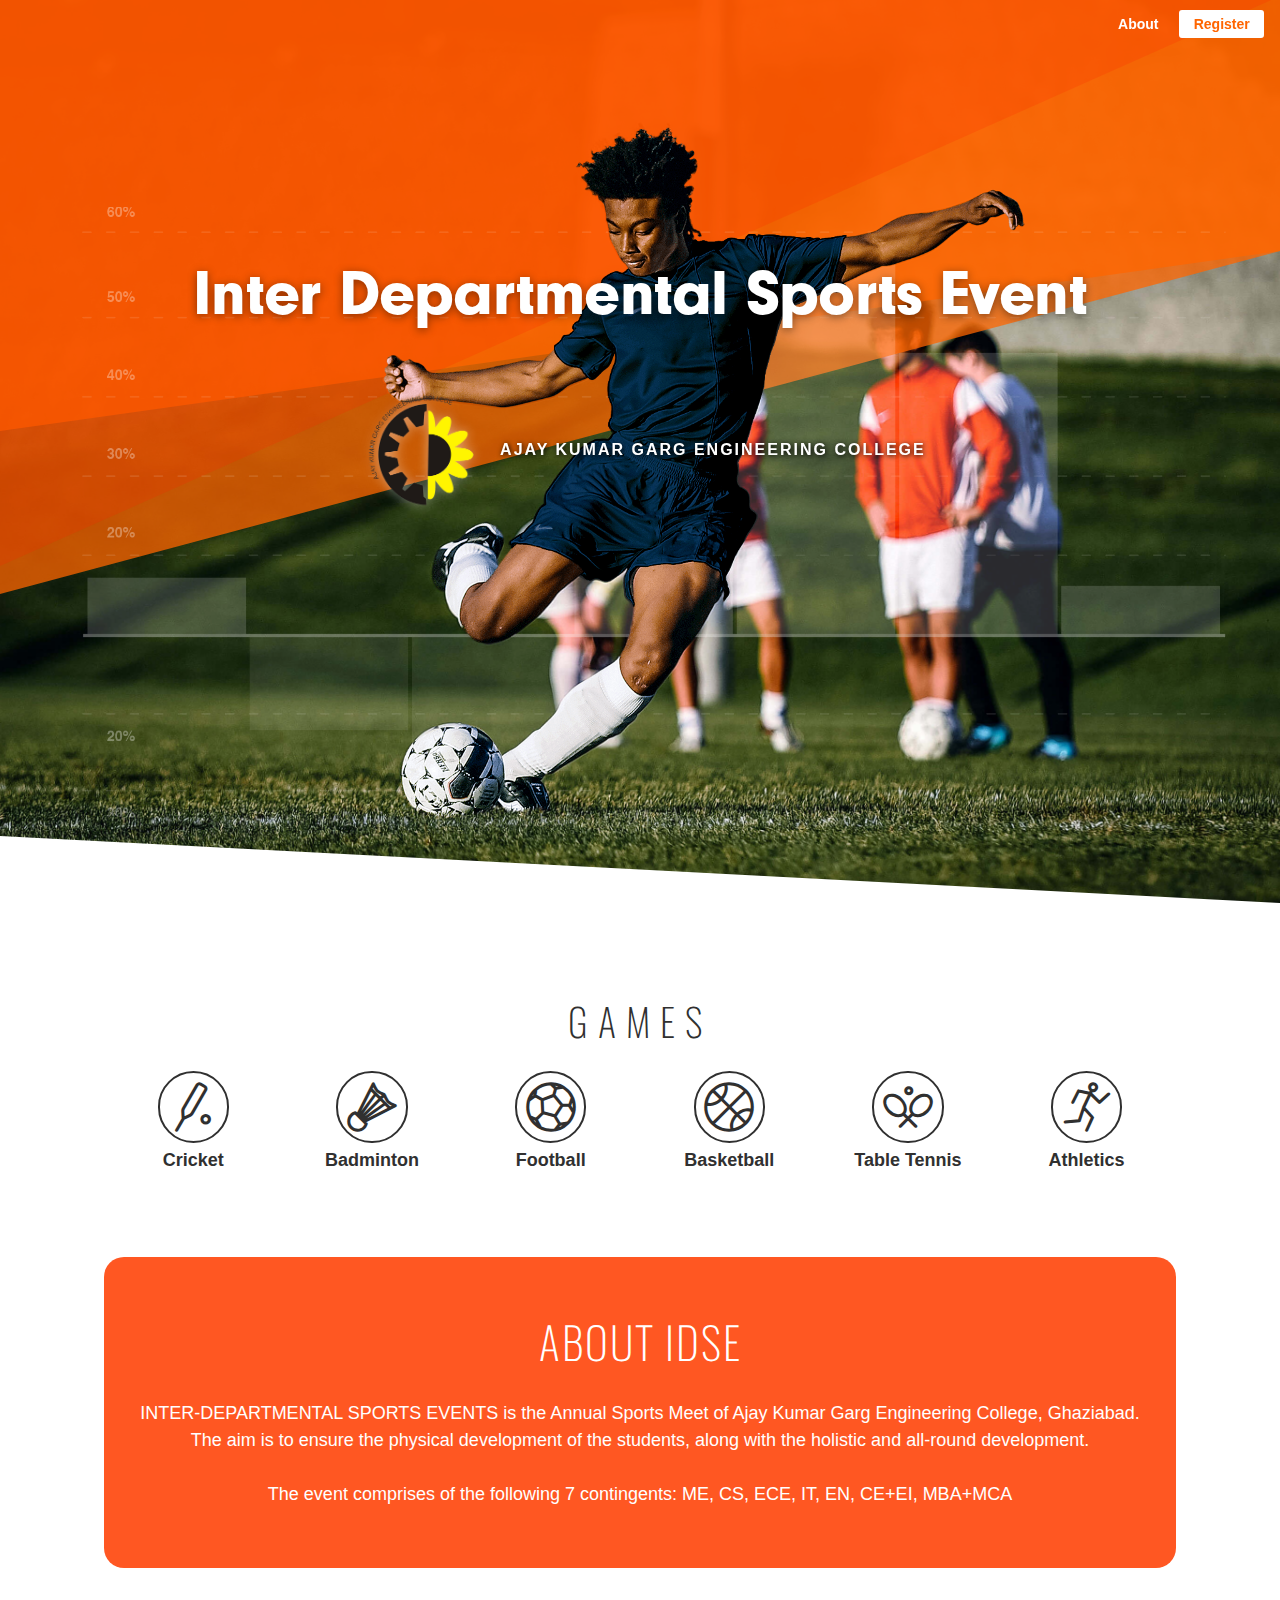
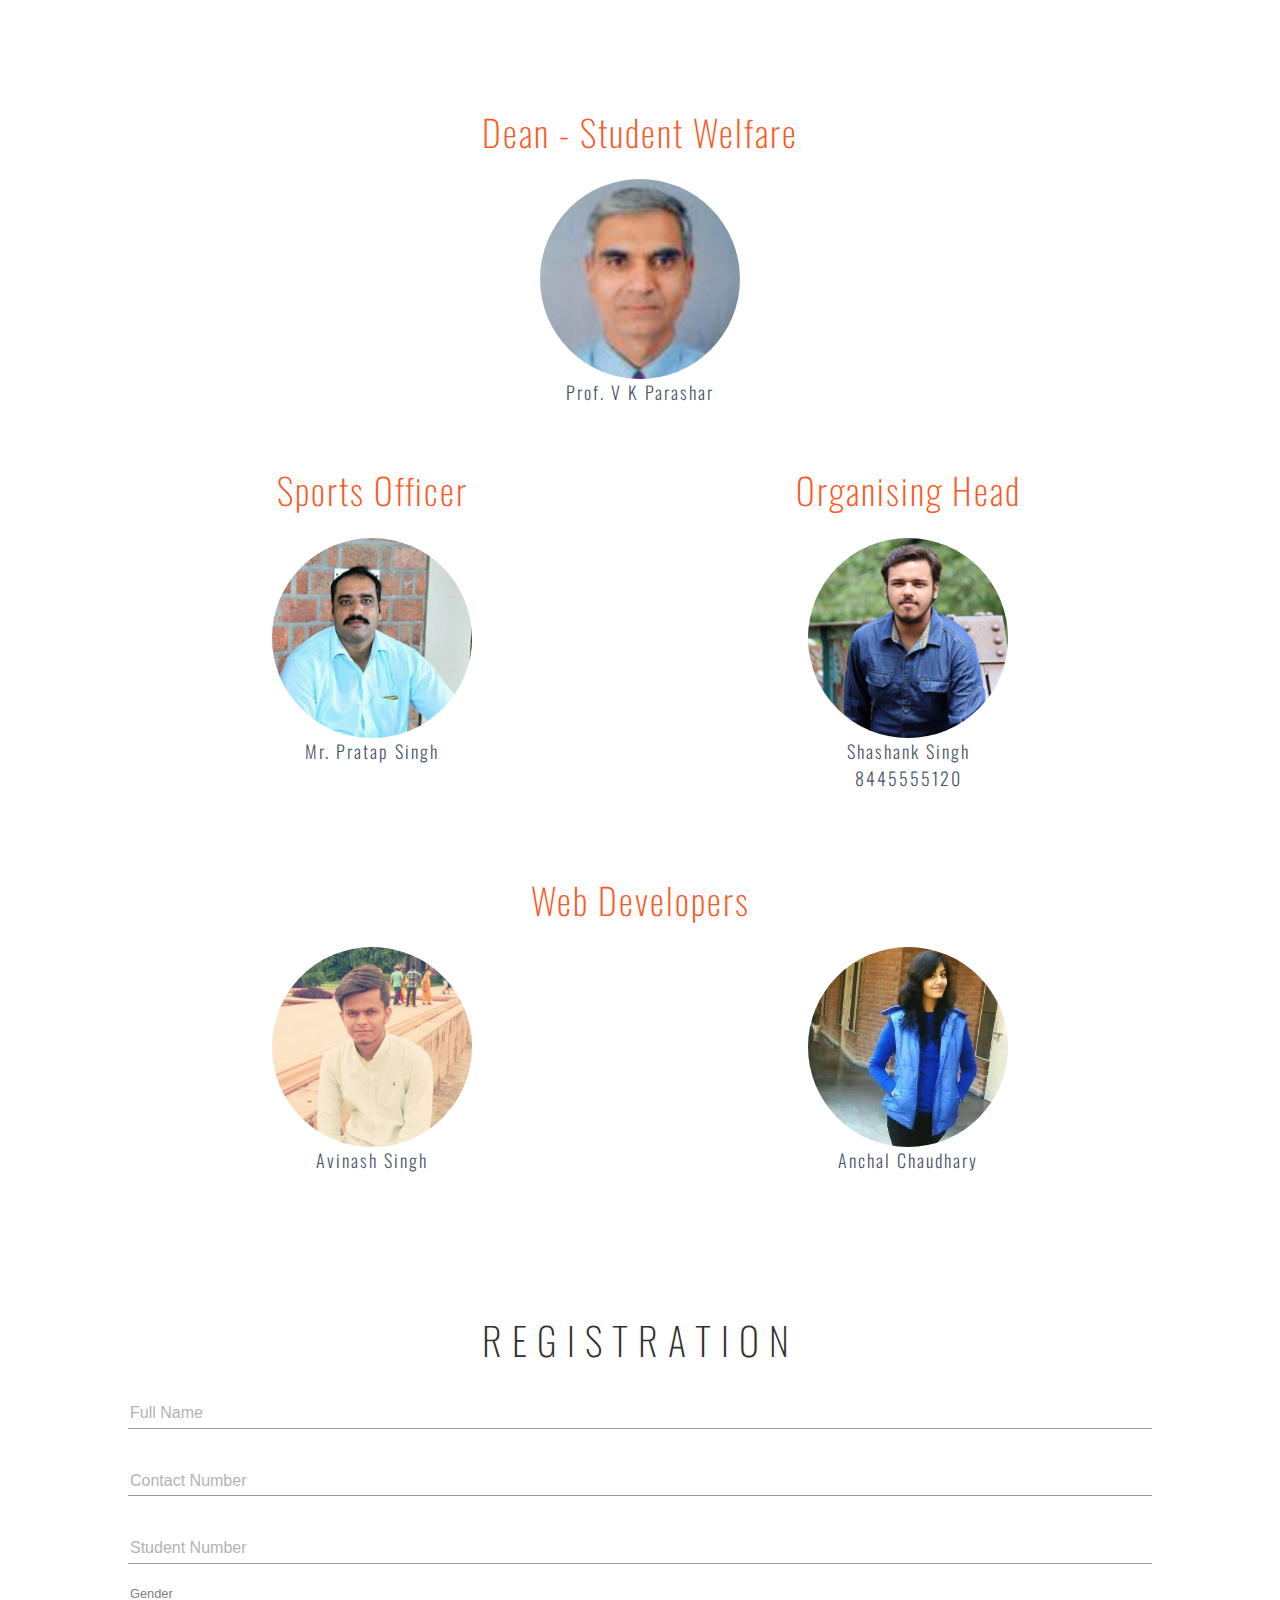
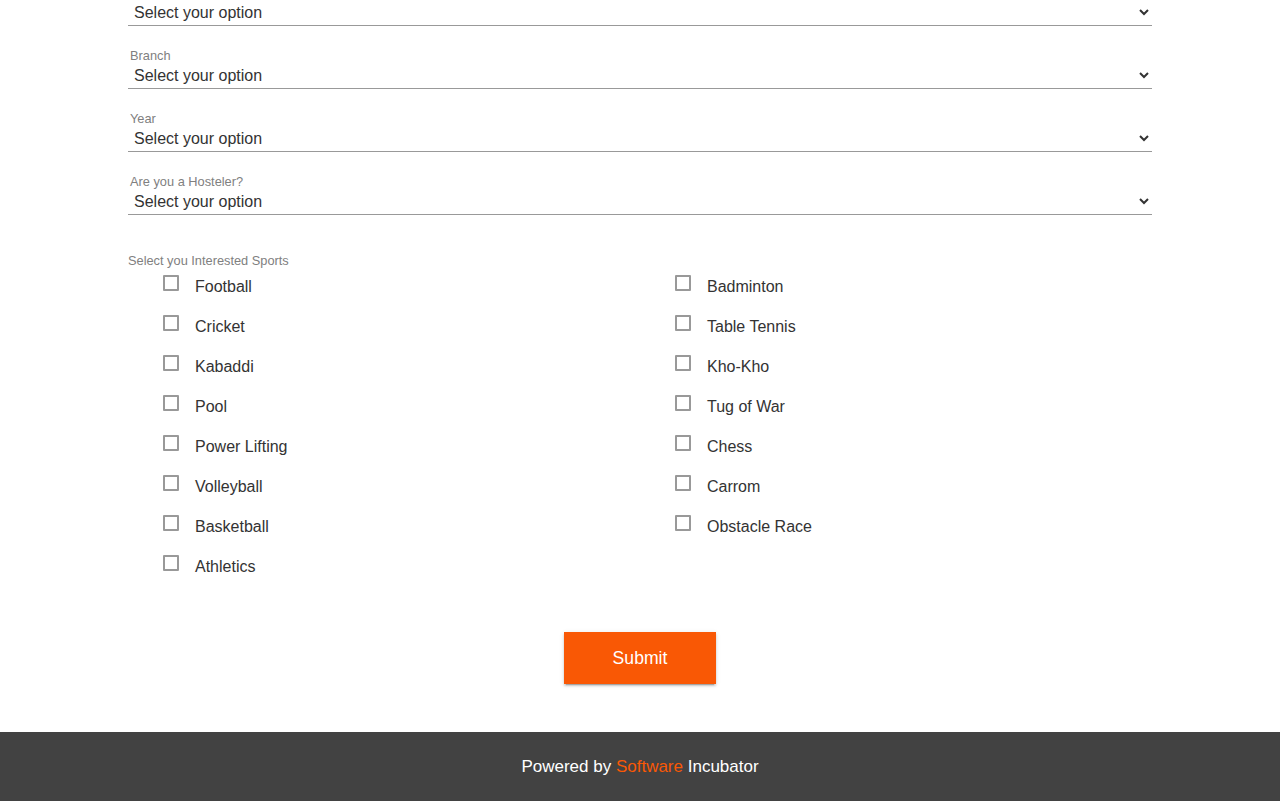
<file: Designing/Final/index.html>
<!DOCTYPE html>
<html>
<head>
    <title>Inter Departmental Sports Event 2017</title>

    <!-- Meta Tag -->
    <meta name="viewport" content="width=device-width, initial-scale=1">
    <meta http-equiv="Content-Type" content="text/html; charset=utf-8" />
    <link rel="icon" type="image/png" href="faicon/favicon-32x32.png" sizes="32x32" />
    <link rel="icon" type="image/png" href="favicon/favicon-16x16.png" sizes="16x16" />

    <!-- Images Preload -->
    <link rel="preload" href="images/football.png" as="image">
    <link rel="preloead" href="images/football2.jpg" as="image">

    <!-- Fonts -->
    <link href="https://fonts.googleapis.com/css?family=Encode+Sans+Semi+Condensed" rel="stylesheet"/>
    <link href="https://fonts.googleapis.com/css?family=Oswald" rel="stylesheet"/>

    <!-- Stylesheet and Glyphicons -->
    <link rel="stylesheet" type="text/css" href="css/bootstrap.css">
    <link href="flaticon/flaticon.css" rel="stylesheet" type="text/css"/>
    <link rel="stylesheet" type="text/css" href="css/mainstyle.css">
    <link href="css/animate.css" rel="stylesheet" type="text/css" media="all"/>
    <link href="css/owl.carousel.css" rel="stylesheet" type="text/css"/>
    <link rel="stylesheet" type="text/css" href="css/owl.theme.default.css">
    <link type="text/css" rel="stylesheet" href="css/style.css">
    <link type="text/css" rel="stylesheet" href="css/grid-builder.css">
    <link rel="stylesheet" type="text/css" href="css/style2.css"/>

    <!-- JS Files -->
    <script src="js/jquery.min.js"></script>
    <script src="js/bootstrap.js"></script>
    <script src="js/SmoothScroll.min.js"></script>
    <script type="application/x-javascript"> <!-- To Scroll To Top on Refresh -->
        addEventListener("load", function() {
            setTimeout(hideURLbar, 0);
        }, false);

        function hideURLbar() {
            window.scrollTo(0, 1);
        }

    </script>
    <script type="text/javascript"> <!-- SMOOTH SCROLL -->
        jQuery(document).ready(function($) {
            $(".scroll").click(function(event) {
                event.preventDefault();
                $('html,body').animate({
                    scrollTop: $(this.hash).offset().top
                }, 1000);
            });
        });

    </script>

</head>
<body>
    <div class="outer">
        <header class="site-header transparent">
            <div class="logo-holder">
            </div>
            <nav id="nav" class="site-nav" role="navigation">
                <ul>
                    <li class="nav-links"><a href="#about" data-dismiss="#nav-icon" class="site-link scroll">About</a></li>
                    
                    <li class="nav-button"><a href="#owl" data-dismiss="#nav-icon" class="btn__light register scroll" style="color: #ff6500">Register</a></li>
                </ul>
            </nav>
            <div class="mobile-nav-only">
                <div class="menu-icon" id="nav-icon">
                    <span></span>
                    <span></span>
                    <span></span>
                    <span></span>
                </div>
            </div>
        </header>
        <section class="grid env-de pt-none pb-none overlap hero" style="background-position: 40% 70%; background-image: url(images/football2.jpg);">

            <div class="angle" style="background-color: #ff6500; opacity: .75; top: -85%; height: 125%; -webkit-transform: skewY(-8deg); transform: skewY(-8deg); -webkit-transform-origin: center; transform-origin: center"></div>
            <div class="angle" style="background-color: #ff6500; opacity: .75; top: -60%; height: 127%; -webkit-transform: skewY(-15deg); transform: skewY(-15deg); -webkit-transform-origin: left; transform-origin: left"></div>
            <div class="angle" style="background-color: #ff2200; opacity: .2; top: -70%; height: 134%; -webkit-transform: skewY(-24deg); transform: skewY(-24deg); -webkit-transform-origin: left; transform-origin: left"></div>
            
            <div class="row constrained align-start align-middle hero-layer hero-space">
                <div class="col-xs-12 col-sm-12 col-md-12 col-lg-12 mobile-align-center">
                    <div class="col-content content-align-center pt-none pb-none">
                        <div class="col-content--copy">
                            <div class="top-level">
                                <h4 class="hero-h3">Inter Departmental Sports Event</h4>
                                <p style="font-size:16px; letter-spacing:2px; color:#fff; text-shadow: 1px 1px 5px #000; text-transform:uppercase; font-weight:700;"><img src="images/AKGEC.png" style="width:140px; display:inline-block; "> Ajay Kumar Garg Engineering College</p>
                            </div>
                        </div>
                    </div>
                </div>
            </div>
        </section>
        <section class="grid env-le pt-none pb-xxxlarge overlap z-6">
            <div class="angle" style="background-color: #fff; opacity: 1; top: 0; height: 8vw; -webkit-transform: skewY(3deg); transform: skewY(3deg); -webkit-transform-origin: right; transform-origin: right"></div>
        </section>
        <div class="container">
            <main>


                <div class="games">
                    <div class="games-title">
                        <h3>Games</h3>
                    </div>  
                    <div class="games-row">
                        <div class="col-md-2 col-sm-2 col-xs-6 games-grids">  
                            <i class="flaticon-cricket" aria-hidden="true"></i> 
                            <p>Cricket</p>
                        </div>
                        <div class="col-md-2 col-sm-2 col-xs-6 games-grids">  
                            <i class="flaticon-badminton" aria-hidden="true"></i> 
                            <p>Badminton</p>
                        </div>
                        <div class="col-md-2 col-sm-2 col-xs-6 games-grids">  
                            <i class="flaticon-football" aria-hidden="true"></i> 
                            <p>Football</p>
                        </div>
                        <div class="col-md-2 col-sm-2 col-xs-6 games-grids">
                            <i class="flaticon-basketball"></i> 
                            <p>Basketball</p>
                        </div>
                        <div class="col-md-2 col-sm-2 col-xs-6 games-grids">
                            <i class="flaticon-tennis-1" aria-hidden="true"></i>
                            <p>Table Tennis</p>
                        </div>  
                        <div class="col-md-2 col-sm-2 col-xs-6 games-grids">
                            <i class="flaticon-runner" aria-hidden="true"></i>
                            <p>Athletics</p>
                        </div> 
                        <div class="clearfix"> </div>
                    </div>   
                </div>

                <div class="row" style=" margin:80px 0;" id="about">
                    <div style="background-color:#ff5722; border-radius:20px; padding: 60px 20px; color:#fff; text-align:center;">
                        <h2 style="font-family:'Oswald', sans-serif; color:#fff; text-transform:uppercase; letter-spacing:2px;">About IDSE</h2>
                        <p>
                            INTER-DEPARTMENTAL SPORTS EVENTS is the Annual Sports Meet of Ajay Kumar Garg Engineering College, Ghaziabad. The aim is to ensure the physical development of the students, along with the holistic and all-round development. <br><br> The event comprises of the following 7 contingents:
                            ME, CS, ECE, IT, EN, CE+EI, MBA+MCA


                        </p>
                    </div>
                </div>
                
            </div>
        </div>
        <div class="container credits">
            <div class="row">
                <h3 class="crtext"> Dean - Student Welfare </h3>
                <img src="images/parashar.jpg" class="cimg img-circle">
                <p class="ctitle">Prof. V K Parashar</p>
            </div>

            <div class="row">
                <div class="col-sm-6">
                    <h3 class="crtext"> Sports Officer</h3>
                    <img src="images/Pratap.jpg" class="cimg img-circle">
                    <p class="ctitle">Mr. Pratap Singh</p>
                </div>

                <div class="col-sm-6">
                    <h3 class="crtext"> Organising Head </h3>
                    <img src="images/shashank.jpg" class="cimg img-circle">
                    <p class="ctitle">Shashank Singh <br> 8445555120</p><br>
                </div>
            </div>
            <div class="row">
                <h3 class="crtext"> Web Developers </h3>
                <div class="col-sm-6">
                    <img src="images/avinash.jpg" class="cimg img-circle">
                    <p class="ctitle">Avinash Singh</p>
                </div>

                <div class="col-sm-6">
                    <img src="images/anchal.jpg" class="cimg img-circle">
                    <p class="ctitle">Anchal Chaudhary</p>
                </div>
            </div>
        </div>
        <div class="container" id="owl">
            <div class="row games-title">
                <h3 style="margin:auto; margin-top:80px;"> Registration</h3>
            </div>
            <div class="row">

                <div class="container">
                    <form id="myform">
                        <div class="form-group">
                            <input type="text" id="name" required="required" onfocus="changeName();" onfocusout="nameTyped();"/>
                            <label class="control-label" for="input">Full Name</label><i class="bar"></i>
                            <span class="error" id="hiddenName" style="display: none;">Name is required</span>
                        </div>
                        <div class="form-group">
                            <input type="text" id="contact" required="required" onfocus="changeContact();" onfocusout="contactTyped();"/>
                            <label class="control-label" for="input">Contact Number</label><i class="bar"></i>
                            <span class="error" id="hiddenContact" style="display: none;">Contact Number is required</span>
                            <span class="error" id="hiddenRegexPhone" style="display: none;">Invalid phone number</span>
                        </div>
                        <div class="form-group">
                            <input type="text" id="stdnumber" required="required" onfocus="changeStdNumber();" onfocusout="stdNumberTyped();"/>
                            <label class="control-label" for="input">Student Number</label><i class="bar"></i>
                            <span  class="error" id="hiddenstdnumber" style="display: none;">Student Number is required</span>
                            <span class="error" id="hiddenRegexStudent" style="display: none;">Invalid Student number</span>
                        </div>
                        <div class="form-group">
                            <select id="gender" onchange="selectGender();">
                                <option value="" disabled selected>Select your option</option>
                                <option>Male</option>
                                <option>Female</option>
                            </select>
                            <label class="control-label" for="select">Gender</label><i class="bar"></i>
                            <span class="error" id="hiddenGender" style="display: none;">Select Gender</span>
                        </div>
                        <div class="form-group">
                            <select id="branch" onchange="selectBranch();">
                                <option value="" disabled selected>Select your option</option>
                                <option>ME</option>
                                <option>CS</option>
                                <option>CE</option>
                                <option>IT</option>
                                <option>EI</option>
                                <option>EN</option>
                                <option>EC</option>
                                <option>MBA</option>
                                <option>MCA</option>
                            </select>
                            <label class="control-label" for="select">Branch</label><i class="bar"></i>
                            <span class="error" id="hiddenBranch" style="display: none;">Select Branch</span>
                        </div>
                        <div class="form-group">
                            <select id="year" onchange="selectYear();">
                                <option value="" disabled selected>Select your option</option>
                                <option>1st</option>
                                <option>2nd</option>
                                <option>3rd</option>
                                <option>4th</option>
                            </select>
                            <label class="control-label" for="select">Year</label><i class="bar"></i>
                            <span class="error" id="hiddenYear" style="display: none;">Select Year</span>
                        </div>
                        <div class="form-group">
                            <select id="accomodation" onchange="selectAccomodation();">
                                <option value="" disabled selected>Select your option</option>
                                <option>Yes</option>
                                <option>No</option>
                            </select>
                            <label class="control-label" for="select">Are you a Hosteler?</label><i class="bar"></i>
                            <span class="error" id="hiddenAccomodation" style="display: none;">Select Accomodation</span>
                        </div>
                        <p style="font-size: 0.8rem; color: gray; top: -1rem; left: 0;"> Select you Interested Sports</p>
                        <div class="col-sm-6">
                          <div class="checkbox">
                            <label>
                              <input type="checkbox" name="sports[]"  value="Football"/><i class="helper"></i>Football
                          </label>
                      </div>
                      <div class="checkbox">
                        <label>
                            <input type="checkbox" name="sports[]" value="Cricket"/><i class="helper"></i>Cricket
                        </label>
                    </div>
                    <div class="checkbox">
                        <label>
                          <input type="checkbox" name="sports[]" value="Kabaddi"/><i class="helper"></i>Kabaddi
                      </label>
                  </div>
                  <div class="checkbox">
                    <label>
                        <input type="checkbox" name="sports[]" value="Pool"/><i class="helper"></i>Pool
                    </label>
                </div>
                <div class="checkbox">
                    <label>
                        <input type="checkbox" name="sports[]" value="Power Lifting"/><i class="helper"></i>Power Lifting
                    </label>
                </div>
                <div class="checkbox">
                    <label>
                        <input type="checkbox" name="sports[]" value="Volleyball"/><i class="helper"></i>Volleyball
                    </label>
                </div>
                <div class="checkbox">
                    <label>
                        <input type="checkbox" name="sports[]" value="Basketball"/><i class="helper"></i>Basketball
                    </label>
                </div>
                <div class="checkbox">
                    <label>
                        <input type="checkbox" name="sports[]" value="Athletics"/><i class="helper"></i>Athletics 
                    </label>
                </div>
            </div>
            <div class="col-sm-6">
                <div class="checkbox">
                    <label>
                        <input type="checkbox" name="sports[]" value="Badminton"/><i class="helper"></i>Badminton
                    </label>
                </div>
                <div class="checkbox">
                    <label>
                        <input type="checkbox" name="sports[]" value="Table Tennis"/><i class="helper"></i>Table Tennis
                    </label>
                </div>
                <div class="checkbox">
                    <label>
                        <input type="checkbox" name="sports[]" value="Kho-Kho"/><i class="helper"></i>Kho-Kho
                    </label>
                </div>
                <div class="checkbox">
                    <label>
                        <input type="checkbox" name="sports[]" value="Tug of war"/><i class="helper"></i>Tug of War
                    </label>
                </div>
                <div class="checkbox">
                    <label>
                        <input type="checkbox" name="sports[]" value="Chess"/><i class="helper"></i>Chess
                    </label>
                </div>
                <div class="checkbox">
                    <label>
                        <input type="checkbox" name="sports[]" value="Carrom"/><i class="helper"></i>Carrom
                    </label>
                </div>
                <div class="checkbox">
                    <label>
                        <input type="checkbox" name="sports[]" value="Obstacle Race"/><i class="helper"></i>Obstacle Race 
                    </label>
                </div>
                <span class="error" id="hiddenSport" style="display: none;">Select one or more options</span>
            </form>
            
        </div>
        

    </div>
    <div class="button-container">
        <button class="button" onclick="SubmitForm();" type="submit"><span>Submit</span></button>
    </div>
</div>
</div>
<!--LOADER-->
<div id="process" class="modal">
    <div class="modal-content" style="background-color: rgba(0,0,0,0); box-shadow: none; border:none;">
        <img src="images/loader.gif" class="center" style="display:block; margin: 0 auto; width:100px; margin-top:24%;" >
    </div>
</div>

<div id="messagemodal" class="modal fade">
<div class="modal-dialog" style="margin-top: 20vh;">
    <div class="modal-content" id="modalBody" style="padding:7vh 7vw; color:#ff5722; font-weight: bold;">
    &nbsp;
    </div>
    </div>
</div>

<footer style="background-color:#424242; text-align:center; padding:25px;">
    <h3 style="font-size:17px; font-family:inherit; letter-spacing:0; color:#fff; margin:0;" >Powered by <a href="http://silive.in/" target="_blank" style="color:#fff;"><span style="
        color:#f95805">Software</span> Incubator</a></h3>
    </footer>
</main>
</div>
<div>
</div>
<script src="js/owl.carousel.js" type="text/javascript"></script>
<script type="text/javascript">
  $(document).ready(function(){
   $('.owl-carousel').owlCarousel({
    items:1,
    animateOut:'slideOutDown',
    animateIn: 'flipInX',
    loop:true,
    mouseDrag:true,
    pullDrag:true,
    dots:false,
    autoplay:true,
    autoplayTimeout:4000,
    autoplayHoverPause:true,
});
})
</script>

<script type="text/javascript">
    $(document).ready(function() {
        $('#nav-icon').click(function(e) {
            $(this).toggleClass('open');
            $('.outer').toggleClass('slide');
            e.stopPropagation();
        });
        $(document).click(function(e) {
            if (!$(e.target).is('#nav *')) {
                $('#nav-icon').removeClass('open');
                $('.outer').removeClass('slide');
            }
        });

        $('.fit-vid').fitVids();
    });

</script>
<script type="text/javascript">
    var SubmitForm = function(){
        var Name = $("#name").val().toString();
        var StudentNo = $("#stdnumber").val().toString();
        var ContactNumber = $("#contact").val().toString();
        var Branch = $("#branch").val();
        var Year = $("#year").val();
        var Hosteler = $("#accomodation").val();
        var Gender = $("#gender").val();
        var SportsInterested="";
        $(':checkbox:checked').each(function(){
          SportsInterested += $(this).val()+",";
      });
        if(Name=="")
        {
            $("#hiddenName").show();
            if(StudentNo=="")
                $("#hiddenstdnumber").show();
            if(ContactNumber=="")
                $("#hiddenContact").show();
            if(Branch==null)
                $("#hiddenBranch").show();
            if(Year==null)
                $("#hiddenYear").show();
            if(Hosteler==null)
                $("#hiddenAccomodation").show();
            if(Gender==null)
                $("#hiddenGender").show();
            if(SportsInterested=="")
                $("#hiddenSport").show();
            return;
        }
        if(SportsInterested=="")
        {
                $("#hiddenSport").show();
                return;
        }
        var data={'Name': Name.toString(), 
        'StudentNo': StudentNo.toString(),
        'Branch': Branch.toString(), 
        'Year': Year.toString(),
        'ContactNumber': ContactNumber.toString(),
        'Hosteler': Hosteler.toString(),
        'SportsInterested':SportsInterested.toString(),
        'Gender':Gender.toString(),
    };

        $("#process").show();
    $.ajax({
        url: "http://akgec.in/sportsevent17/api/Registration/Register",
        type: "POST",
        dataType: "json",
        data: data,
        success: function (response) { 
                        $("#process").hide();
                        document.getElementById("modalBody").innerHTML = response+", you're successfully registered.";
                        $("#messagemodal").modal("show");
                        setTimeout(function () {
                            window.location.reload();
                        }, 2000);
                    },
                    error: function () { 
                        $("#process").hide();
                        document.getElementById("modalBody").innerHTML = "This student number is already registered with us.";
                        $("#messagemodal").modal("show"); 
                    }
                });
    }

    var  changeName = function(){
        if($("#name").val()!="")
            $("#hiddenName").hide();
    }
    var nameTyped=function(){
        if($("#name").val()!="")
            $("#hiddenName").hide(); 
        else
            $("#hiddenName").show();
    }
    var  changeContact = function(){
        if($("#contact").val()!="")
            $("#hiddenContact").hide();
    }
    var contactTyped=function(){
        if($("#contact").val()!="")
        {
            $("#hiddenContact").hide(); 
            var pattern = /^[6-9][0-9]{9}$/;
            var phone = $("#contact").val().toString();
            if(!(pattern).test(phone))
                $("#hiddenRegexPhone").show();
            else
                $("#hiddenRegexPhone").hide();

        }
        else
            $("#hiddenContact").show();
    }
    var  changeStdNumber = function(){
        if($("#stdnumber").val()!="")
            $("#hiddenstdnumber").hide();
    }
    var stdNumberTyped=function(){
        if($("#stdnumber").val()!="")
        {
            $("#hiddenstdnumber").hide(); 
            var pattern2 = /^[1][4-7]\d{5}[Dd]{0,1}$/;
            var student = $("#stdnumber").val().toString();
            if(!(pattern2).test(student))
                $("#hiddenRegexStudent").show();
            else
                $("#hiddenRegexStudent").hide();
        }
        else
            $("#hiddenstdnumber").show();
    }
    var selectGender =function()
    {
        if($("#gender").val()!=null)
            $("#hiddenGender").hide();
        else
            $("#hiddenGender").show();
    }
    var selectBranch =function()
    {
        if($("#branch").val()!=null)
            $("#hiddenBranch").hide();
        else
            $("#hiddenBranch").show();
    }
    var selectYear =function()
    {
        if($("#year").val()!=null)
            $("#hiddenYear").hide();
        else
            $("#hiddenYear").show();
    }
    var selectAccomodation =function()
    {
        if($("#accomodation").val()!=null)
            $("#hiddenAccomodation").hide();
        else
            $("#hiddenAccomodation").show();
    }  
</script>
</body>

</html>
</file>
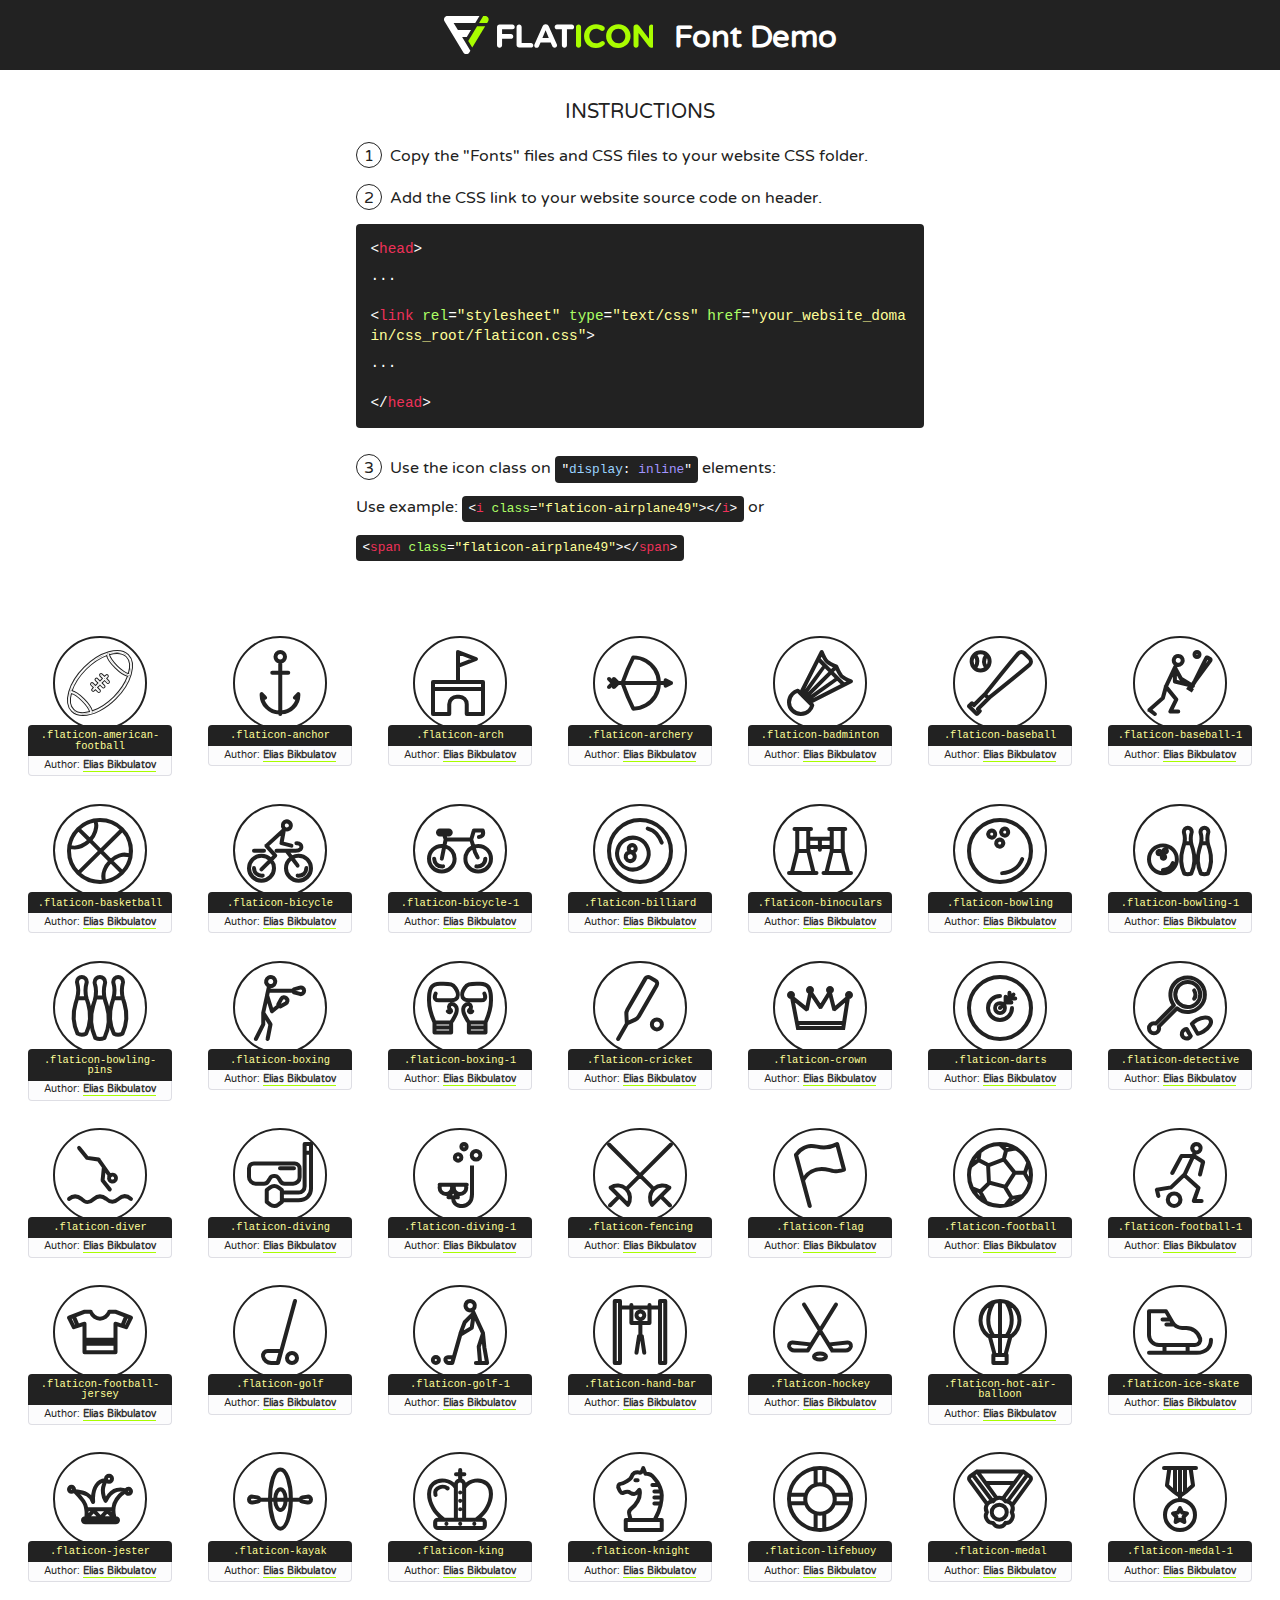
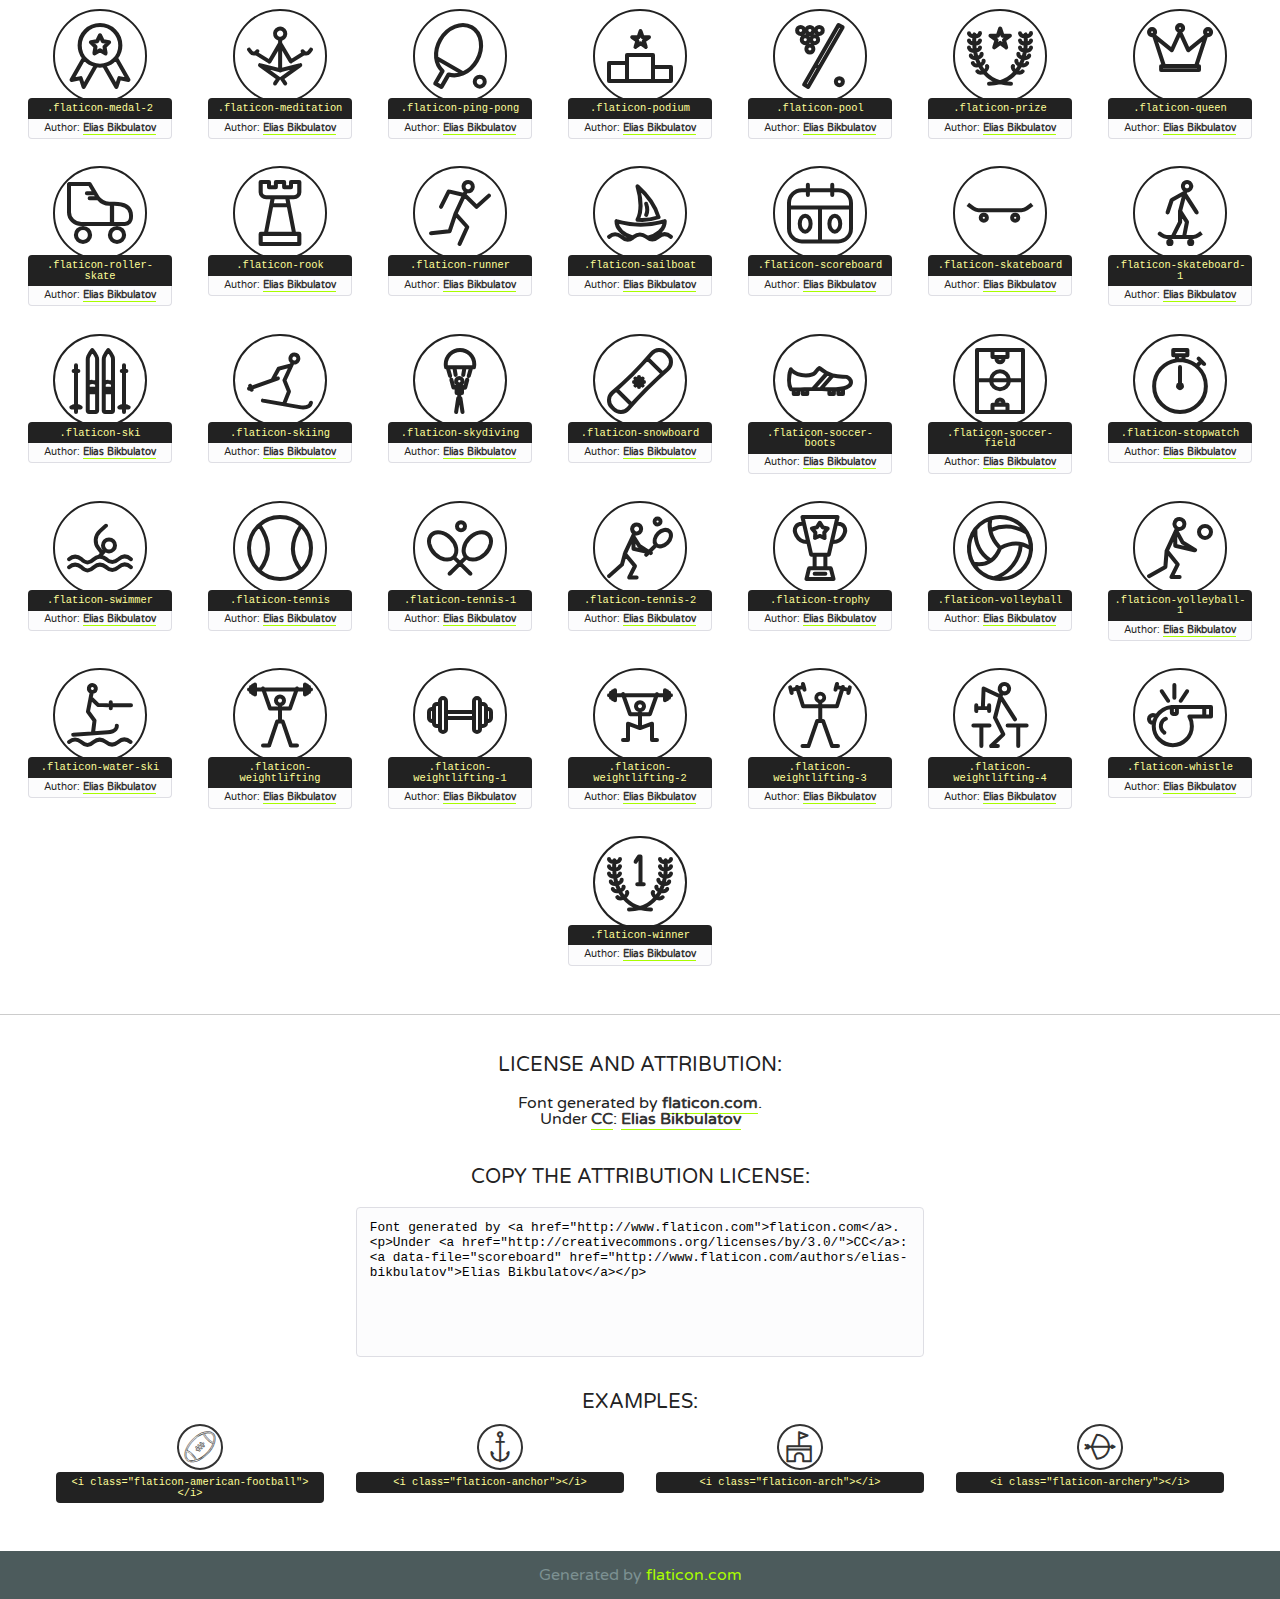
<file: Designing/Final/flaticon/flaticon.html>
<!DOCTYPE html>
<!--
  Flaticon icon font: Flaticon
  Creation date: 22/06/2016 15:44
-->
<html>
<!DOCTYPE html>
<html>

<head>
    <title>Flaticon WebFont</title>
    <link href="http://fonts.googleapis.com/css?family=Varela+Round" rel="stylesheet" type="text/css" />
    <link rel="stylesheet" type="text/css" href="flaticon.css">
    <meta charset="UTF-8">
    <style>
    html, body, div, span, applet, object, iframe,
    h1, h2, h3, h4, h5, h6, p, blockquote, pre,
    a, abbr, acronym, address, big, cite, code,
    del, dfn, em, img, ins, kbd, q, s, samp,
    small, strike, strong, sub, sup, tt, var,
    b, u, i, center,
    dl, dt, dd, ol, ul, li,
    fieldset, form, label, legend,
    table, caption, tbody, tfoot, thead, tr, th, td,
    article, aside, canvas, details, embed, 
    figure, figcaption, footer, header, hgroup, 
    menu, nav, output, ruby, section, summary,
    time, mark, audio, video {
        margin: 0;
        padding: 0;
        border: 0;
        font-size: 100%;
        font: inherit;
        vertical-align: baseline;
    }
    /* HTML5 display-role reset for older browsers */
    article, aside, details, figcaption, figure, 
    footer, header, hgroup, menu, nav, section {
        display: block;
    }
    body {
        line-height: 1;
    }
    ol, ul {
        list-style: none;
    }
    blockquote, q {
        quotes: none;
    }
    blockquote:before, blockquote:after,
    q:before, q:after {
        content: '';
        content: none;
    }
    table {
        border-collapse: collapse;
        border-spacing: 0;
    }
    body {
        font-family: 'Varela Round', Helvetica, Arial, sans-serif;
        font-size: 16px;
        color: #222;
    }
    a {
        color: #333;
        border-bottom: 1px solid #a9fd00;
        font-weight: bold;
        text-decoration: none;
    }
    * {
        -moz-box-sizing: border-box;
        -webkit-box-sizing: border-box;
        box-sizing: border-box;
        margin: 0;
        padding: 0;
    }
    [class^="flaticon-"]:before, [class*=" flaticon-"]:before, [class^="flaticon-"]:after, [class*=" flaticon-"]:after {
        font-family: Flaticon;
        font-size: 30px;
        font-style: normal;
        margin-left: 20px;
        color: #333;
    }
    .wrapper {
        max-width: 600px;
        margin: auto;
        padding: 0 1em;
    }
    .title {
        font-size: 1.25em;
        text-align: center;
        margin-bottom: 1em;
        text-transform: uppercase;
    }
    header {
        text-align: center;
        background-color: #222;
        color: #fff;
        padding: 1em;
    }
    header .logo {
        width: 210px;
        height: 38px;
        display: inline-block;
        vertical-align: middle;
        margin-right: 1em;
        border: none;
    }
    header strong {
        font-size: 1.95em;
        font-weight: bold;
        vertical-align: middle;
        margin-top: 5px;
        display: inline-block;
    }
    .demo {
        margin: 2em auto;
        line-height: 1.25em;
    }
    .demo ul li {
        margin-bottom: 1em;
    }
    .demo ul li .num {
        color: #222;
        border-radius: 20px;
        display: inline-block;
        width: 26px;
        padding: 3px;
        height: 26px;
        text-align: center;
        margin-right: 0.5em;
        border: 1px solid #222;
    }
    .demo ul li code {
        background-color: #222;
        border-radius: 4px;
        padding: 0.25em 0.5em;
        display: inline-block;
        color: #fff;
        font-family: Consolas,Monaco,Lucida Console,Liberation Mono,DejaVu Sans Mono,Bitstream Vera Sans Mono,Courier New, monospace;
        font-weight: lighter;
        margin-top: 1em;
        font-size: 0.8em;
        word-break: break-all;
    }
    .demo ul li code.big {
        padding: 1em;
        font-size: 0.9em;
    }
    .demo ul li code .red {
        color: #EF3159;
    }
    .demo ul li code .green {
        color: #ACFF65;
    }
    .demo ul li code .yellow {
        color: #FFFF99;
    }
    .demo ul li code .blue {
        color: #99D3FF;
    }
    .demo ul li code .purple {
        color: #A295FF;
    }
    .demo ul li code .dots {
        margin-top: 0.5em;
        display: block;
    }
    #glyphs {
        border-bottom: 1px solid #ccc;
        padding: 2em 0;
        text-align: center;
    }
    .glyph {
        display: inline-block;
        width: 9em;
        margin: 1em;
        text-align: center;
        vertical-align: top;
        background: #FFF;
    }
    .glyph .glyph-icon {
        padding: 10px;
        display: block;
        font-family:"Flaticon";
        font-size: 64px;
        line-height: 1;
    }
    .glyph .glyph-icon:before {
        font-size: 64px;
        color: #222;
        margin-left: 0;
    }
    .class-name {
        font-size: 0.65em;
        background-color: #222;
        color: #fff;
        border-radius: 4px 4px 0 0;
        padding: 0.5em;
        color: #FFFF99;
        font-family: Consolas,Monaco,Lucida Console,Liberation Mono,DejaVu Sans Mono,Bitstream Vera Sans Mono,Courier New, monospace;
    }
    .author-name {
        font-size: 0.6em;
        background-color: #fcfcfd;
        border: 1px solid #DEDEE4;
        border-top: 0;
        border-radius: 0 0 4px 4px;
        padding: 0.5em;
    }
    .class-name:last-child {
        font-size: 10px;
        color:#888;
    }
    .class-name:last-child a {
        font-size: 10px;
        color:#555;
    }
    .class-name:last-child a:hover {
        color:#a9fd00;
    }
    .glyph > input {
        display: block;
        width: 100px;
        margin: 5px auto;
        text-align: center;
        font-size: 12px;
        cursor: text;
    }
    .glyph > input.icon-input {
        font-family:"Flaticon";
        font-size: 16px;
        margin-bottom: 10px;
    }
    .attribution .title {
        margin-top: 2em;
    }
    .attribution textarea {
        background-color: #fcfcfd;
        padding: 1em;
        border: none;
        box-shadow: none;
        border: 1px solid #DEDEE4;
        border-radius: 4px;
        resize: none;
        width: 100%;
        height: 150px;
        font-size: 0.8em;
        font-family: Consolas,Monaco,Lucida Console,Liberation Mono,DejaVu Sans Mono,Bitstream Vera Sans Mono,Courier New, monospace;
        -webkit-appearance: none;
    }
    .iconsuse {
        margin: 2em auto;
        text-align: center;
        max-width: 1200px;
    }
    .iconsuse:after {
        content: '';
        display: table;
        clear: both;
    }
    .iconsuse .image {
        float: left;
        width: 25%;
        padding: 0 1em;
    }
    .iconsuse .image p {
        margin-bottom: 1em;
    }
    .iconsuse .image span {
        display: block;
        font-size: 0.65em;
        background-color: #222;
        color: #fff;
        border-radius: 4px;
        padding: 0.5em;
        color: #FFFF99;
        margin-top: 1em;
        font-family: Consolas,Monaco,Lucida Console,Liberation Mono,DejaVu Sans Mono,Bitstream Vera Sans Mono,Courier New, monospace;
    }
    #footer {
        text-align: center;
        background-color: #4C5B5C;
        color: #7c9192;
        padding: 1em;
    }
    #footer a {
        border: none;
        color: #a9fd00;
        font-weight: normal;
    }
    @media (max-width: 960px) {
        .iconsuse .image {
            width: 50%;
        }
    }
    @media (max-width: 560px) {
        .iconsuse .image {
            width: 100%;
        }
    }
    </style>
</head>

<body class="characters-off">

    <header>
        <a href="http://www.flaticon.com" target="_blank" class="logo">
            <svg version="1.1" xmlns="http://www.w3.org/2000/svg" xmlns:xlink="http://www.w3.org/1999/xlink" xmlns:a="http://ns.adobe.com/AdobeSVGViewerExtensions/3.0/" viewBox="0 0 560.875 102.036" enable-background="new 0 0 560.875 102.036" xml:space="preserve">
                <defs>
                </defs>
                <g>
                    <g class="letters">
                        <path fill="#ffffff" d="M141.596,29.675c0-3.777,2.985-6.767,6.764-6.767h34.438c3.426,0,6.15,2.728,6.15,6.15
                        c0,3.43-2.724,6.149-6.15,6.149h-27.674v13.091h23.719c3.429,0,6.151,2.724,6.151,6.15c0,3.43-2.723,6.149-6.151,6.149h-23.719
                        v17.574c0,3.773-2.986,6.761-6.764,6.761c-3.779,0-6.764-2.989-6.764-6.761V29.675z"></path>
                        <path fill="#ffffff" d="M193.844,29.149c0-3.781,2.985-6.767,6.764-6.767c3.776,0,6.763,2.985,6.763,6.767v42.957h25.039
                        c3.426,0,6.149,2.726,6.149,6.153c0,3.425-2.723,6.15-6.149,6.15h-31.802c-3.779,0-6.764-2.986-6.764-6.768V29.149z"></path>
                        <path fill="#ffffff" d="M241.891,75.71l21.438-48.407c1.492-3.341,4.215-5.357,7.906-5.357h0.792
                        c3.686,0,6.323,2.017,7.815,5.357l21.439,48.407c0.436,0.967,0.701,1.845,0.701,2.723c0,3.602-2.809,6.501-6.414,6.501
                        c-3.161,0-5.269-1.845-6.499-4.655l-4.132-9.661h-27.059l-4.301,10.102c-1.144,2.631-3.426,4.214-6.237,4.214
                        c-3.517,0-6.24-2.81-6.24-6.325C241.1,77.64,241.451,76.677,241.891,75.71z M279.932,58.666l-8.521-20.297l-8.526,20.297H279.932
                        z"></path>
                        <path fill="#ffffff" d="M314.864,35.387H301.86c-3.429,0-6.239-2.813-6.239-6.238c0-3.429,2.811-6.24,6.239-6.24h39.533
                        c3.426,0,6.237,2.811,6.237,6.24c0,3.425-2.811,6.238-6.237,6.238h-13.001v42.785c0,3.773-2.99,6.761-6.764,6.761
                        c-3.779,0-6.764-2.989-6.764-6.761V35.387z"></path>
                        <path fill="#A9FD00" d="M352.615,29.149c0-3.781,2.985-6.767,6.767-6.767c3.774,0,6.761,2.985,6.761,6.767v49.024
                        c0,3.773-2.987,6.761-6.761,6.761c-3.781,0-6.767-2.989-6.767-6.761V29.149z"></path>
                        <path fill="#A9FD00" d="M374.132,53.836v-0.179c0-17.481,13.178-31.801,32.065-31.801c9.22,0,15.459,2.458,20.557,6.238
                        c1.402,1.054,2.637,2.985,2.637,5.357c0,3.692-2.985,6.59-6.681,6.59c-1.845,0-3.071-0.702-4.044-1.319
                        c-3.776-2.813-7.729-4.393-12.562-4.393c-10.364,0-17.831,8.611-17.831,19.154v0.173c0,10.542,7.291,19.329,17.831,19.329
                        c5.715,0,9.492-1.756,13.359-4.834c1.049-0.874,2.458-1.491,4.039-1.491c3.429,0,6.325,2.813,6.325,6.236
                        c0,2.106-1.056,3.78-2.282,4.834c-5.539,4.834-12.036,7.733-21.878,7.733C387.572,85.464,374.132,71.493,374.132,53.836z"></path>
                        <path fill="#A9FD00" d="M433.009,53.836v-0.179c0-17.481,13.79-31.801,32.766-31.801c18.981,0,32.592,14.143,32.592,31.628v0.173
                        c0,17.483-13.785,31.807-32.769,31.807C446.625,85.464,433.009,71.32,433.009,53.836z M484.224,53.836v-0.179
                        c0-10.539-7.725-19.326-18.626-19.326c-10.893,0-18.449,8.611-18.449,19.154v0.173c0,10.542,7.73,19.329,18.626,19.329
                        C476.676,72.986,484.224,64.378,484.224,53.836z"></path>
                        <path fill="#A9FD00" d="M506.233,29.321c0-3.774,2.99-6.763,6.767-6.763h1.401c3.252,0,5.183,1.583,7.029,3.953l26.093,34.265
                        V29.059c0-3.692,2.99-6.677,6.681-6.677c3.683,0,6.671,2.985,6.671,6.677v48.934c0,3.78-2.987,6.765-6.764,6.765h-0.436
                        c-3.257,0-5.188-1.581-7.034-3.953l-27.056-35.492v32.944c0,3.687-2.985,6.676-6.678,6.676c-3.683,0-6.673-2.989-6.673-6.676
                        V29.321z"></path>
                    </g>
                    <g class="insignia">
                        <path fill="#ffffff" d="M48.372,56.137h12.517l11.156-18.537H37.186L25.688,18.539h57.825L94.668,0H9.271
                        C5.925,0,2.842,1.801,1.198,4.716c-1.644,2.907-1.593,6.482,0.134,9.343l50.38,83.501c1.678,2.781,4.689,4.476,7.938,4.476
                        c3.246,0,6.257-1.695,7.935-4.476l2.898-4.804L48.372,56.137z"></path>
                        <g class="i">
                            <path fill="#A9FD00" d="M93.575,18.539h0.031v0.004l21.652,0.004l2.705-4.488c1.727-2.861,1.778-6.436,0.133-9.343
                            C116.454,1.801,113.371,0,110.026,0h-5.294L93.575,18.539z"></path>
                            <polygon fill="#A9FD00" points="88.291,27.356 64.725,66.486 75.519,84.404 109.942,27.356"></polygon>
                        </g>
                    </g>
                </g>
            </svg>
        </a>
        <strong>Font Demo</strong>
    </header>


    <section class="demo wrapper">

        <p class="title">Instructions</p>

        <ul>
            <li>
                <span class="num">1</span>Copy the "Fonts" files and CSS files to your website CSS folder.
            </li>
            <li>
                <span class="num">2</span>Add the CSS link to your website source code on header.
                <code class="big">
                    &lt;<span class="red">head</span>&gt;
                    <br/><span class="dots">...</span>
                    <br/>&lt;<span class="red">link</span> <span class="green">rel</span>=<span class="yellow">"stylesheet"</span> <span class="green">type</span>=<span class="yellow">"text/css"</span> <span class="green">href</span>=<span class="yellow">"your_website_domain/css_root/flaticon.css"</span>&gt;
                    <br/><span class="dots">...</span>
                    <br/>&lt;/<span class="red">head</span>&gt;
                </code>
            </li>

            <li>
                <p>
                    <span class="num">3</span>Use the icon class on <code>"<span class="blue">display</span>:<span class="purple"> inline</span>"</code> elements:
                    <br />
                    Use example: <code>&lt;<span class="red">i</span> <span class="green">class</span>=<span class="yellow">&quot;flaticon-airplane49&quot;</span>&gt;&lt;/<span class="red">i</span>&gt;</code> or <code>&lt;<span class="red">span</span> <span class="green">class</span>=<span class="yellow">&quot;flaticon-airplane49&quot;</span>&gt;&lt;/<span class="red">span</span>&gt;</code>
            </li>
        </ul>

    </section>




   <section id="glyphs">          
    
      
        <div class="glyph"><div class="glyph-icon flaticon-american-football"></div>
            <div class="class-name">.flaticon-american-football</div>
            <div class="author-name">Author: <a data-file="american-football" href="http://www.flaticon.com/authors/elias-bikbulatov">Elias Bikbulatov</a> </div> 
        </div>        
        
        <div class="glyph"><div class="glyph-icon flaticon-anchor"></div>
            <div class="class-name">.flaticon-anchor</div>
            <div class="author-name">Author: <a data-file="anchor" href="http://www.flaticon.com/authors/elias-bikbulatov">Elias Bikbulatov</a> </div> 
        </div>        
        
        <div class="glyph"><div class="glyph-icon flaticon-arch"></div>
            <div class="class-name">.flaticon-arch</div>
            <div class="author-name">Author: <a data-file="arch" href="http://www.flaticon.com/authors/elias-bikbulatov">Elias Bikbulatov</a> </div> 
        </div>        
        
        <div class="glyph"><div class="glyph-icon flaticon-archery"></div>
            <div class="class-name">.flaticon-archery</div>
            <div class="author-name">Author: <a data-file="archery" href="http://www.flaticon.com/authors/elias-bikbulatov">Elias Bikbulatov</a> </div> 
        </div>        
        
        <div class="glyph"><div class="glyph-icon flaticon-badminton"></div>
            <div class="class-name">.flaticon-badminton</div>
            <div class="author-name">Author: <a data-file="badminton" href="http://www.flaticon.com/authors/elias-bikbulatov">Elias Bikbulatov</a> </div> 
        </div>        
        
        <div class="glyph"><div class="glyph-icon flaticon-baseball"></div>
            <div class="class-name">.flaticon-baseball</div>
            <div class="author-name">Author: <a data-file="baseball" href="http://www.flaticon.com/authors/elias-bikbulatov">Elias Bikbulatov</a> </div> 
        </div>        
        
        <div class="glyph"><div class="glyph-icon flaticon-baseball-1"></div>
            <div class="class-name">.flaticon-baseball-1</div>
            <div class="author-name">Author: <a data-file="baseball-1" href="http://www.flaticon.com/authors/elias-bikbulatov">Elias Bikbulatov</a> </div> 
        </div>        
        
        <div class="glyph"><div class="glyph-icon flaticon-basketball"></div>
            <div class="class-name">.flaticon-basketball</div>
            <div class="author-name">Author: <a data-file="basketball" href="http://www.flaticon.com/authors/elias-bikbulatov">Elias Bikbulatov</a> </div> 
        </div>        
        
        <div class="glyph"><div class="glyph-icon flaticon-bicycle"></div>
            <div class="class-name">.flaticon-bicycle</div>
            <div class="author-name">Author: <a data-file="bicycle" href="http://www.flaticon.com/authors/elias-bikbulatov">Elias Bikbulatov</a> </div> 
        </div>        
        
        <div class="glyph"><div class="glyph-icon flaticon-bicycle-1"></div>
            <div class="class-name">.flaticon-bicycle-1</div>
            <div class="author-name">Author: <a data-file="bicycle-1" href="http://www.flaticon.com/authors/elias-bikbulatov">Elias Bikbulatov</a> </div> 
        </div>        
        
        <div class="glyph"><div class="glyph-icon flaticon-billiard"></div>
            <div class="class-name">.flaticon-billiard</div>
            <div class="author-name">Author: <a data-file="billiard" href="http://www.flaticon.com/authors/elias-bikbulatov">Elias Bikbulatov</a> </div> 
        </div>        
        
        <div class="glyph"><div class="glyph-icon flaticon-binoculars"></div>
            <div class="class-name">.flaticon-binoculars</div>
            <div class="author-name">Author: <a data-file="binoculars" href="http://www.flaticon.com/authors/elias-bikbulatov">Elias Bikbulatov</a> </div> 
        </div>        
        
        <div class="glyph"><div class="glyph-icon flaticon-bowling"></div>
            <div class="class-name">.flaticon-bowling</div>
            <div class="author-name">Author: <a data-file="bowling" href="http://www.flaticon.com/authors/elias-bikbulatov">Elias Bikbulatov</a> </div> 
        </div>        
        
        <div class="glyph"><div class="glyph-icon flaticon-bowling-1"></div>
            <div class="class-name">.flaticon-bowling-1</div>
            <div class="author-name">Author: <a data-file="bowling-1" href="http://www.flaticon.com/authors/elias-bikbulatov">Elias Bikbulatov</a> </div> 
        </div>        
        
        <div class="glyph"><div class="glyph-icon flaticon-bowling-pins"></div>
            <div class="class-name">.flaticon-bowling-pins</div>
            <div class="author-name">Author: <a data-file="bowling-pins" href="http://www.flaticon.com/authors/elias-bikbulatov">Elias Bikbulatov</a> </div> 
        </div>        
        
        <div class="glyph"><div class="glyph-icon flaticon-boxing"></div>
            <div class="class-name">.flaticon-boxing</div>
            <div class="author-name">Author: <a data-file="boxing" href="http://www.flaticon.com/authors/elias-bikbulatov">Elias Bikbulatov</a> </div> 
        </div>        
        
        <div class="glyph"><div class="glyph-icon flaticon-boxing-1"></div>
            <div class="class-name">.flaticon-boxing-1</div>
            <div class="author-name">Author: <a data-file="boxing-1" href="http://www.flaticon.com/authors/elias-bikbulatov">Elias Bikbulatov</a> </div> 
        </div>        
        
        <div class="glyph"><div class="glyph-icon flaticon-cricket"></div>
            <div class="class-name">.flaticon-cricket</div>
            <div class="author-name">Author: <a data-file="cricket" href="http://www.flaticon.com/authors/elias-bikbulatov">Elias Bikbulatov</a> </div> 
        </div>        
        
        <div class="glyph"><div class="glyph-icon flaticon-crown"></div>
            <div class="class-name">.flaticon-crown</div>
            <div class="author-name">Author: <a data-file="crown" href="http://www.flaticon.com/authors/elias-bikbulatov">Elias Bikbulatov</a> </div> 
        </div>        
        
        <div class="glyph"><div class="glyph-icon flaticon-darts"></div>
            <div class="class-name">.flaticon-darts</div>
            <div class="author-name">Author: <a data-file="darts" href="http://www.flaticon.com/authors/elias-bikbulatov">Elias Bikbulatov</a> </div> 
        </div>        
        
        <div class="glyph"><div class="glyph-icon flaticon-detective"></div>
            <div class="class-name">.flaticon-detective</div>
            <div class="author-name">Author: <a data-file="detective" href="http://www.flaticon.com/authors/elias-bikbulatov">Elias Bikbulatov</a> </div> 
        </div>        
        
        <div class="glyph"><div class="glyph-icon flaticon-diver"></div>
            <div class="class-name">.flaticon-diver</div>
            <div class="author-name">Author: <a data-file="diver" href="http://www.flaticon.com/authors/elias-bikbulatov">Elias Bikbulatov</a> </div> 
        </div>        
        
        <div class="glyph"><div class="glyph-icon flaticon-diving"></div>
            <div class="class-name">.flaticon-diving</div>
            <div class="author-name">Author: <a data-file="diving" href="http://www.flaticon.com/authors/elias-bikbulatov">Elias Bikbulatov</a> </div> 
        </div>        
        
        <div class="glyph"><div class="glyph-icon flaticon-diving-1"></div>
            <div class="class-name">.flaticon-diving-1</div>
            <div class="author-name">Author: <a data-file="diving-1" href="http://www.flaticon.com/authors/elias-bikbulatov">Elias Bikbulatov</a> </div> 
        </div>        
        
        <div class="glyph"><div class="glyph-icon flaticon-fencing"></div>
            <div class="class-name">.flaticon-fencing</div>
            <div class="author-name">Author: <a data-file="fencing" href="http://www.flaticon.com/authors/elias-bikbulatov">Elias Bikbulatov</a> </div> 
        </div>        
        
        <div class="glyph"><div class="glyph-icon flaticon-flag"></div>
            <div class="class-name">.flaticon-flag</div>
            <div class="author-name">Author: <a data-file="flag" href="http://www.flaticon.com/authors/elias-bikbulatov">Elias Bikbulatov</a> </div> 
        </div>        
        
        <div class="glyph"><div class="glyph-icon flaticon-football"></div>
            <div class="class-name">.flaticon-football</div>
            <div class="author-name">Author: <a data-file="football" href="http://www.flaticon.com/authors/elias-bikbulatov">Elias Bikbulatov</a> </div> 
        </div>        
        
        <div class="glyph"><div class="glyph-icon flaticon-football-1"></div>
            <div class="class-name">.flaticon-football-1</div>
            <div class="author-name">Author: <a data-file="football-1" href="http://www.flaticon.com/authors/elias-bikbulatov">Elias Bikbulatov</a> </div> 
        </div>        
        
        <div class="glyph"><div class="glyph-icon flaticon-football-jersey"></div>
            <div class="class-name">.flaticon-football-jersey</div>
            <div class="author-name">Author: <a data-file="football-jersey" href="http://www.flaticon.com/authors/elias-bikbulatov">Elias Bikbulatov</a> </div> 
        </div>        
        
        <div class="glyph"><div class="glyph-icon flaticon-golf"></div>
            <div class="class-name">.flaticon-golf</div>
            <div class="author-name">Author: <a data-file="golf" href="http://www.flaticon.com/authors/elias-bikbulatov">Elias Bikbulatov</a> </div> 
        </div>        
        
        <div class="glyph"><div class="glyph-icon flaticon-golf-1"></div>
            <div class="class-name">.flaticon-golf-1</div>
            <div class="author-name">Author: <a data-file="golf-1" href="http://www.flaticon.com/authors/elias-bikbulatov">Elias Bikbulatov</a> </div> 
        </div>        
        
        <div class="glyph"><div class="glyph-icon flaticon-hand-bar"></div>
            <div class="class-name">.flaticon-hand-bar</div>
            <div class="author-name">Author: <a data-file="hand-bar" href="http://www.flaticon.com/authors/elias-bikbulatov">Elias Bikbulatov</a> </div> 
        </div>        
        
        <div class="glyph"><div class="glyph-icon flaticon-hockey"></div>
            <div class="class-name">.flaticon-hockey</div>
            <div class="author-name">Author: <a data-file="hockey" href="http://www.flaticon.com/authors/elias-bikbulatov">Elias Bikbulatov</a> </div> 
        </div>        
        
        <div class="glyph"><div class="glyph-icon flaticon-hot-air-balloon"></div>
            <div class="class-name">.flaticon-hot-air-balloon</div>
            <div class="author-name">Author: <a data-file="hot-air-balloon" href="http://www.flaticon.com/authors/elias-bikbulatov">Elias Bikbulatov</a> </div> 
        </div>        
        
        <div class="glyph"><div class="glyph-icon flaticon-ice-skate"></div>
            <div class="class-name">.flaticon-ice-skate</div>
            <div class="author-name">Author: <a data-file="ice-skate" href="http://www.flaticon.com/authors/elias-bikbulatov">Elias Bikbulatov</a> </div> 
        </div>        
        
        <div class="glyph"><div class="glyph-icon flaticon-jester"></div>
            <div class="class-name">.flaticon-jester</div>
            <div class="author-name">Author: <a data-file="jester" href="http://www.flaticon.com/authors/elias-bikbulatov">Elias Bikbulatov</a> </div> 
        </div>        
        
        <div class="glyph"><div class="glyph-icon flaticon-kayak"></div>
            <div class="class-name">.flaticon-kayak</div>
            <div class="author-name">Author: <a data-file="kayak" href="http://www.flaticon.com/authors/elias-bikbulatov">Elias Bikbulatov</a> </div> 
        </div>        
        
        <div class="glyph"><div class="glyph-icon flaticon-king"></div>
            <div class="class-name">.flaticon-king</div>
            <div class="author-name">Author: <a data-file="king" href="http://www.flaticon.com/authors/elias-bikbulatov">Elias Bikbulatov</a> </div> 
        </div>        
        
        <div class="glyph"><div class="glyph-icon flaticon-knight"></div>
            <div class="class-name">.flaticon-knight</div>
            <div class="author-name">Author: <a data-file="knight" href="http://www.flaticon.com/authors/elias-bikbulatov">Elias Bikbulatov</a> </div> 
        </div>        
        
        <div class="glyph"><div class="glyph-icon flaticon-lifebuoy"></div>
            <div class="class-name">.flaticon-lifebuoy</div>
            <div class="author-name">Author: <a data-file="lifebuoy" href="http://www.flaticon.com/authors/elias-bikbulatov">Elias Bikbulatov</a> </div> 
        </div>        
        
        <div class="glyph"><div class="glyph-icon flaticon-medal"></div>
            <div class="class-name">.flaticon-medal</div>
            <div class="author-name">Author: <a data-file="medal" href="http://www.flaticon.com/authors/elias-bikbulatov">Elias Bikbulatov</a> </div> 
        </div>        
        
        <div class="glyph"><div class="glyph-icon flaticon-medal-1"></div>
            <div class="class-name">.flaticon-medal-1</div>
            <div class="author-name">Author: <a data-file="medal-1" href="http://www.flaticon.com/authors/elias-bikbulatov">Elias Bikbulatov</a> </div> 
        </div>        
        
        <div class="glyph"><div class="glyph-icon flaticon-medal-2"></div>
            <div class="class-name">.flaticon-medal-2</div>
            <div class="author-name">Author: <a data-file="medal-2" href="http://www.flaticon.com/authors/elias-bikbulatov">Elias Bikbulatov</a> </div> 
        </div>        
        
        <div class="glyph"><div class="glyph-icon flaticon-meditation"></div>
            <div class="class-name">.flaticon-meditation</div>
            <div class="author-name">Author: <a data-file="meditation" href="http://www.flaticon.com/authors/elias-bikbulatov">Elias Bikbulatov</a> </div> 
        </div>        
        
        <div class="glyph"><div class="glyph-icon flaticon-ping-pong"></div>
            <div class="class-name">.flaticon-ping-pong</div>
            <div class="author-name">Author: <a data-file="ping-pong" href="http://www.flaticon.com/authors/elias-bikbulatov">Elias Bikbulatov</a> </div> 
        </div>        
        
        <div class="glyph"><div class="glyph-icon flaticon-podium"></div>
            <div class="class-name">.flaticon-podium</div>
            <div class="author-name">Author: <a data-file="podium" href="http://www.flaticon.com/authors/elias-bikbulatov">Elias Bikbulatov</a> </div> 
        </div>        
        
        <div class="glyph"><div class="glyph-icon flaticon-pool"></div>
            <div class="class-name">.flaticon-pool</div>
            <div class="author-name">Author: <a data-file="pool" href="http://www.flaticon.com/authors/elias-bikbulatov">Elias Bikbulatov</a> </div> 
        </div>        
        
        <div class="glyph"><div class="glyph-icon flaticon-prize"></div>
            <div class="class-name">.flaticon-prize</div>
            <div class="author-name">Author: <a data-file="prize" href="http://www.flaticon.com/authors/elias-bikbulatov">Elias Bikbulatov</a> </div> 
        </div>        
        
        <div class="glyph"><div class="glyph-icon flaticon-queen"></div>
            <div class="class-name">.flaticon-queen</div>
            <div class="author-name">Author: <a data-file="queen" href="http://www.flaticon.com/authors/elias-bikbulatov">Elias Bikbulatov</a> </div> 
        </div>        
        
        <div class="glyph"><div class="glyph-icon flaticon-roller-skate"></div>
            <div class="class-name">.flaticon-roller-skate</div>
            <div class="author-name">Author: <a data-file="roller-skate" href="http://www.flaticon.com/authors/elias-bikbulatov">Elias Bikbulatov</a> </div> 
        </div>        
        
        <div class="glyph"><div class="glyph-icon flaticon-rook"></div>
            <div class="class-name">.flaticon-rook</div>
            <div class="author-name">Author: <a data-file="rook" href="http://www.flaticon.com/authors/elias-bikbulatov">Elias Bikbulatov</a> </div> 
        </div>        
        
        <div class="glyph"><div class="glyph-icon flaticon-runner"></div>
            <div class="class-name">.flaticon-runner</div>
            <div class="author-name">Author: <a data-file="runner" href="http://www.flaticon.com/authors/elias-bikbulatov">Elias Bikbulatov</a> </div> 
        </div>        
        
        <div class="glyph"><div class="glyph-icon flaticon-sailboat"></div>
            <div class="class-name">.flaticon-sailboat</div>
            <div class="author-name">Author: <a data-file="sailboat" href="http://www.flaticon.com/authors/elias-bikbulatov">Elias Bikbulatov</a> </div> 
        </div>        
        
        <div class="glyph"><div class="glyph-icon flaticon-scoreboard"></div>
            <div class="class-name">.flaticon-scoreboard</div>
            <div class="author-name">Author: <a data-file="scoreboard" href="http://www.flaticon.com/authors/elias-bikbulatov">Elias Bikbulatov</a> </div> 
        </div>        
        
        <div class="glyph"><div class="glyph-icon flaticon-skateboard"></div>
            <div class="class-name">.flaticon-skateboard</div>
            <div class="author-name">Author: <a data-file="skateboard" href="http://www.flaticon.com/authors/elias-bikbulatov">Elias Bikbulatov</a> </div> 
        </div>        
        
        <div class="glyph"><div class="glyph-icon flaticon-skateboard-1"></div>
            <div class="class-name">.flaticon-skateboard-1</div>
            <div class="author-name">Author: <a data-file="skateboard-1" href="http://www.flaticon.com/authors/elias-bikbulatov">Elias Bikbulatov</a> </div> 
        </div>        
        
        <div class="glyph"><div class="glyph-icon flaticon-ski"></div>
            <div class="class-name">.flaticon-ski</div>
            <div class="author-name">Author: <a data-file="ski" href="http://www.flaticon.com/authors/elias-bikbulatov">Elias Bikbulatov</a> </div> 
        </div>        
        
        <div class="glyph"><div class="glyph-icon flaticon-skiing"></div>
            <div class="class-name">.flaticon-skiing</div>
            <div class="author-name">Author: <a data-file="skiing" href="http://www.flaticon.com/authors/elias-bikbulatov">Elias Bikbulatov</a> </div> 
        </div>        
        
        <div class="glyph"><div class="glyph-icon flaticon-skydiving"></div>
            <div class="class-name">.flaticon-skydiving</div>
            <div class="author-name">Author: <a data-file="skydiving" href="http://www.flaticon.com/authors/elias-bikbulatov">Elias Bikbulatov</a> </div> 
        </div>        
        
        <div class="glyph"><div class="glyph-icon flaticon-snowboard"></div>
            <div class="class-name">.flaticon-snowboard</div>
            <div class="author-name">Author: <a data-file="snowboard" href="http://www.flaticon.com/authors/elias-bikbulatov">Elias Bikbulatov</a> </div> 
        </div>        
        
        <div class="glyph"><div class="glyph-icon flaticon-soccer-boots"></div>
            <div class="class-name">.flaticon-soccer-boots</div>
            <div class="author-name">Author: <a data-file="soccer-boots" href="http://www.flaticon.com/authors/elias-bikbulatov">Elias Bikbulatov</a> </div> 
        </div>        
        
        <div class="glyph"><div class="glyph-icon flaticon-soccer-field"></div>
            <div class="class-name">.flaticon-soccer-field</div>
            <div class="author-name">Author: <a data-file="soccer-field" href="http://www.flaticon.com/authors/elias-bikbulatov">Elias Bikbulatov</a> </div> 
        </div>        
        
        <div class="glyph"><div class="glyph-icon flaticon-stopwatch"></div>
            <div class="class-name">.flaticon-stopwatch</div>
            <div class="author-name">Author: <a data-file="stopwatch" href="http://www.flaticon.com/authors/elias-bikbulatov">Elias Bikbulatov</a> </div> 
        </div>        
        
        <div class="glyph"><div class="glyph-icon flaticon-swimmer"></div>
            <div class="class-name">.flaticon-swimmer</div>
            <div class="author-name">Author: <a data-file="swimmer" href="http://www.flaticon.com/authors/elias-bikbulatov">Elias Bikbulatov</a> </div> 
        </div>        
        
        <div class="glyph"><div class="glyph-icon flaticon-tennis"></div>
            <div class="class-name">.flaticon-tennis</div>
            <div class="author-name">Author: <a data-file="tennis" href="http://www.flaticon.com/authors/elias-bikbulatov">Elias Bikbulatov</a> </div> 
        </div>        
        
        <div class="glyph"><div class="glyph-icon flaticon-tennis-1"></div>
            <div class="class-name">.flaticon-tennis-1</div>
            <div class="author-name">Author: <a data-file="tennis-1" href="http://www.flaticon.com/authors/elias-bikbulatov">Elias Bikbulatov</a> </div> 
        </div>        
        
        <div class="glyph"><div class="glyph-icon flaticon-tennis-2"></div>
            <div class="class-name">.flaticon-tennis-2</div>
            <div class="author-name">Author: <a data-file="tennis-2" href="http://www.flaticon.com/authors/elias-bikbulatov">Elias Bikbulatov</a> </div> 
        </div>        
        
        <div class="glyph"><div class="glyph-icon flaticon-trophy"></div>
            <div class="class-name">.flaticon-trophy</div>
            <div class="author-name">Author: <a data-file="trophy" href="http://www.flaticon.com/authors/elias-bikbulatov">Elias Bikbulatov</a> </div> 
        </div>        
        
        <div class="glyph"><div class="glyph-icon flaticon-volleyball"></div>
            <div class="class-name">.flaticon-volleyball</div>
            <div class="author-name">Author: <a data-file="volleyball" href="http://www.flaticon.com/authors/elias-bikbulatov">Elias Bikbulatov</a> </div> 
        </div>        
        
        <div class="glyph"><div class="glyph-icon flaticon-volleyball-1"></div>
            <div class="class-name">.flaticon-volleyball-1</div>
            <div class="author-name">Author: <a data-file="volleyball-1" href="http://www.flaticon.com/authors/elias-bikbulatov">Elias Bikbulatov</a> </div> 
        </div>        
        
        <div class="glyph"><div class="glyph-icon flaticon-water-ski"></div>
            <div class="class-name">.flaticon-water-ski</div>
            <div class="author-name">Author: <a data-file="water-ski" href="http://www.flaticon.com/authors/elias-bikbulatov">Elias Bikbulatov</a> </div> 
        </div>        
        
        <div class="glyph"><div class="glyph-icon flaticon-weightlifting"></div>
            <div class="class-name">.flaticon-weightlifting</div>
            <div class="author-name">Author: <a data-file="weightlifting" href="http://www.flaticon.com/authors/elias-bikbulatov">Elias Bikbulatov</a> </div> 
        </div>        
        
        <div class="glyph"><div class="glyph-icon flaticon-weightlifting-1"></div>
            <div class="class-name">.flaticon-weightlifting-1</div>
            <div class="author-name">Author: <a data-file="weightlifting-1" href="http://www.flaticon.com/authors/elias-bikbulatov">Elias Bikbulatov</a> </div> 
        </div>        
        
        <div class="glyph"><div class="glyph-icon flaticon-weightlifting-2"></div>
            <div class="class-name">.flaticon-weightlifting-2</div>
            <div class="author-name">Author: <a data-file="weightlifting-2" href="http://www.flaticon.com/authors/elias-bikbulatov">Elias Bikbulatov</a> </div> 
        </div>        
        
        <div class="glyph"><div class="glyph-icon flaticon-weightlifting-3"></div>
            <div class="class-name">.flaticon-weightlifting-3</div>
            <div class="author-name">Author: <a data-file="weightlifting-3" href="http://www.flaticon.com/authors/elias-bikbulatov">Elias Bikbulatov</a> </div> 
        </div>        
        
        <div class="glyph"><div class="glyph-icon flaticon-weightlifting-4"></div>
            <div class="class-name">.flaticon-weightlifting-4</div>
            <div class="author-name">Author: <a data-file="weightlifting-4" href="http://www.flaticon.com/authors/elias-bikbulatov">Elias Bikbulatov</a> </div> 
        </div>        
        
        <div class="glyph"><div class="glyph-icon flaticon-whistle"></div>
            <div class="class-name">.flaticon-whistle</div>
            <div class="author-name">Author: <a data-file="whistle" href="http://www.flaticon.com/authors/elias-bikbulatov">Elias Bikbulatov</a> </div> 
        </div>        
        
        <div class="glyph"><div class="glyph-icon flaticon-winner"></div>
            <div class="class-name">.flaticon-winner</div>
            <div class="author-name">Author: <a data-file="winner" href="http://www.flaticon.com/authors/elias-bikbulatov">Elias Bikbulatov</a> </div> 
        </div>        
        

    </section>



    <section class="attribution wrapper"   style="text-align:center;">

      <div class="title">License and attribution:</div><div class="attrDiv">Font generated by <a href="http://www.flaticon.com">flaticon.com</a>. <div><p>Under <a href="http://creativecommons.org/licenses/by/3.0/">CC</a>: <a data-file="scoreboard" href="http://www.flaticon.com/authors/elias-bikbulatov">Elias Bikbulatov</a></p>  </div>
      </div>
      <div class="title">Copy the Attribution License:</div>

    <textarea onclick="this.focus();this.select();">Font generated by &lt;a href=&quot;http://www.flaticon.com&quot;&gt;flaticon.com&lt;/a&gt;. <p>Under <a href="http://creativecommons.org/licenses/by/3.0/">CC</a>: <a data-file="scoreboard" href="http://www.flaticon.com/authors/elias-bikbulatov">Elias Bikbulatov</a></p>  
     </textarea>

    </section>

    <section class="iconsuse">

          <div class="title">Examples:</div>            
             
            <div class="image">
                <p>
                    <i class="glyph-icon flaticon-american-football"></i> 
                    <span>&lt;i class=&quot;flaticon-american-football&quot;&gt;&lt;/i&gt;</span>
                </p>
            </div>
            
            <div class="image">
                <p>
                    <i class="glyph-icon flaticon-anchor"></i> 
                    <span>&lt;i class=&quot;flaticon-anchor&quot;&gt;&lt;/i&gt;</span>
                </p>
            </div>
            
            <div class="image">
                <p>
                    <i class="glyph-icon flaticon-arch"></i> 
                    <span>&lt;i class=&quot;flaticon-arch&quot;&gt;&lt;/i&gt;</span>
                </p>
            </div>
            
            <div class="image">
                <p>
                    <i class="glyph-icon flaticon-archery"></i> 
                    <span>&lt;i class=&quot;flaticon-archery&quot;&gt;&lt;/i&gt;</span>
                </p>
            </div>
                       
        </div>
                            
    </section>

<div id="footer">
    <div>Generated by <a href="http://www.flaticon.com">flaticon.com</a>
    </div>
</div>



</body>
</html>
</file>
<file: Designing/Final/flaticon/flaticon.css>
/*
  	Flaticon icon font: Flaticon
  	Creation date: 22/06/2016 15:44
  	*/

@font-face {
  font-family: "Flaticon";
  src: url("./Flaticon.eot");
  src: url("./Flaticon.eot?#iefix") format("embedded-opentype"),
       url("./Flaticon.woff") format("woff"),
       url("./Flaticon.ttf") format("truetype"),
       url("./Flaticon.svg#Flaticon") format("svg");
  font-weight: normal;
  font-style: normal;
}

@media screen and (-webkit-min-device-pixel-ratio:0) {
  @font-face {
    font-family: "Flaticon";
    src: url("./Flaticon.svg#Flaticon") format("svg");
  }
}

[class^="flaticon-"]:before, [class*=" flaticon-"]:before,
[class^="flaticon-"]:after, [class*=" flaticon-"]:after {   
  font-family: Flaticon;
  font-size: 3em;
  font-style: bold;
  font-weight: bold;
  color: #303030;
  -webkit-transition: .5s all;
  -moz-transition: .5s all;
  transition: .5s all;
  border: 2px solid;
  padding: 0.2em;
  -webkit-border-radius: 50%;
  -moz-border-radius: 50%;
  -o-border-radius: 50%;
  -ms-border-radius: 50%;
  border-radius: 50%;
}

[class^="flaticon-"]:hover:before, [class*=" flaticon-"]:hover:before,
[class^="flaticon-"]:hover:after, [class*=" flaticon-"]:hover:after,
[class^="flaticon-"]:focus:before, [class*=" flaticon-"]:focus:before,
[class^="flaticon-"]:focus:after, [class*=" flaticon-"]:focus:after {
  background-color: #FF5722;
  -webkit-transform: scale(0.8);
  -moz-transform: scale(0.8);
  -o-transform: scale(0.8);
  -ms-transform: scale(0.8);
  transform: scale(3.5);
  color: #fff;
  border: 2px solid #ff5722;
}

.flaticon-american-football:before { content: "\f100"; }
.flaticon-anchor:before { content: "\f101"; }
.flaticon-arch:before { content: "\f102"; }
.flaticon-archery:before { content: "\f103"; }
.flaticon-badminton:before { content: "\f104"; }
.flaticon-baseball:before { content: "\f105"; }
.flaticon-baseball-1:before { content: "\f106"; }
.flaticon-basketball:before { content: "\f107"; }
.flaticon-bicycle:before { content: "\f108"; }
.flaticon-bicycle-1:before { content: "\f109"; }
.flaticon-billiard:before { content: "\f10a"; }
.flaticon-binoculars:before { content: "\f10b"; }
.flaticon-bowling:before { content: "\f10c"; }
.flaticon-bowling-1:before { content: "\f10d"; }
.flaticon-bowling-pins:before { content: "\f10e"; }
.flaticon-boxing:before { content: "\f10f"; }
.flaticon-boxing-1:before { content: "\f110"; }
.flaticon-cricket:before { content: "\f111"; }
.flaticon-crown:before { content: "\f112"; }
.flaticon-darts:before { content: "\f113"; }
.flaticon-detective:before { content: "\f114"; }
.flaticon-diver:before { content: "\f115"; }
.flaticon-diving:before { content: "\f116"; }
.flaticon-diving-1:before { content: "\f117"; }
.flaticon-fencing:before { content: "\f118"; }
.flaticon-flag:before { content: "\f119"; }
.flaticon-football:before { content: "\f11a"; }
.flaticon-football-1:before { content: "\f11b"; }
.flaticon-football-jersey:before { content: "\f11c"; }
.flaticon-golf:before { content: "\f11d"; }
.flaticon-golf-1:before { content: "\f11e"; }
.flaticon-hand-bar:before { content: "\f11f"; }
.flaticon-hockey:before { content: "\f120"; }
.flaticon-hot-air-balloon:before { content: "\f121"; }
.flaticon-ice-skate:before { content: "\f122"; }
.flaticon-jester:before { content: "\f123"; }
.flaticon-kayak:before { content: "\f124"; }
.flaticon-king:before { content: "\f125"; }
.flaticon-knight:before { content: "\f126"; }
.flaticon-lifebuoy:before { content: "\f127"; }
.flaticon-medal:before { content: "\f128"; }
.flaticon-medal-1:before { content: "\f129"; }
.flaticon-medal-2:before { content: "\f12a"; }
.flaticon-meditation:before { content: "\f12b"; }
.flaticon-ping-pong:before { content: "\f12c"; }
.flaticon-podium:before { content: "\f12d"; }
.flaticon-pool:before { content: "\f12e"; }
.flaticon-prize:before { content: "\f12f"; }
.flaticon-queen:before { content: "\f130"; }
.flaticon-roller-skate:before { content: "\f131"; }
.flaticon-rook:before { content: "\f132"; }
.flaticon-runner:before { content: "\f133"; }
.flaticon-sailboat:before { content: "\f134"; }
.flaticon-scoreboard:before { content: "\f135"; }
.flaticon-skateboard:before { content: "\f136"; }
.flaticon-skateboard-1:before { content: "\f137"; }
.flaticon-ski:before { content: "\f138"; }
.flaticon-skiing:before { content: "\f139"; }
.flaticon-skydiving:before { content: "\f13a"; }
.flaticon-snowboard:before { content: "\f13b"; }
.flaticon-soccer-boots:before { content: "\f13c"; }
.flaticon-soccer-field:before { content: "\f13d"; }
.flaticon-stopwatch:before { content: "\f13e"; }
.flaticon-swimmer:before { content: "\f13f"; }
.flaticon-tennis:before { content: "\f140"; }
.flaticon-tennis-1:before { content: "\f141"; }
.flaticon-tennis-2:before { content: "\f142"; }
.flaticon-trophy:before { content: "\f143"; }
.flaticon-volleyball:before { content: "\f144"; }
.flaticon-volleyball-1:before { content: "\f145"; }
.flaticon-water-ski:before { content: "\f146"; }
.flaticon-weightlifting:before { content: "\f147"; }
.flaticon-weightlifting-1:before { content: "\f148"; }
.flaticon-weightlifting-2:before { content: "\f149"; }
.flaticon-weightlifting-3:before { content: "\f14a"; }
.flaticon-weightlifting-4:before { content: "\f14b"; }
.flaticon-whistle:before { content: "\f14c"; }
.flaticon-winner:before { content: "\f14d"; }
</file>
<file: Designing/Final/css/mainstyle.css>
body a:hover {
	text-decoration: none;
}

.games {
    background: #fff;
    text-align: center;
} 
.games h3.games-title span {
    border-left-color:#fff;
}
.games-title > h3 {
	color: #303030;
	font-size: 3vw;
	text-transform: uppercase;
	letter-spacing: 10px;
	font-family: 'Oswald', sans-serif;
}
.games-grids p {
	color: #303030;
	font-weight: bold;
	padding: 0.2em 0;
}
.games-grids:hover p {  
	color: #FF5722;
}


/* Owl Carousel */
.carousel-container {
	padding: 2vw 5vw;
	margin-top: 5vw;
}
.owl-carousel {
	background-color: #ff5722;
	border-radius: 15px;
	padding: 2em;
}
.owl-carousel  p {
	text-align: justify;
	color: #fff;
	letter-spacing: 1px;
	font-family: 'Encode Sans Semi Condensed', sans-serif;
}
.owl-carousel h2 {
	text-align: center;
	font-size: 3vw;
	letter-spacing: 4px;
	text-transform: uppercase;
	color: #fff;
	font-family: 'Oswald', sans-serif;

}


/* Media Queries */
@media all and (max-width: 768px) {
	.owl-carousel h2 {
		font-size: 4vw;
	}
	.games-title > h3 {
		font-size: 4vw;
	}
}
@media all and (max-width: 640px) {
	.games {
		margin-top: 5vw;
	}
	.carousel-container {
		margin-top: 1vw;
		padding: 1em 2em;
	}
	.games-title > h3 {
		font-size: 5vw;
	}
}
</file>
<file: Designing/Final/css/style.css>
html,body,div,span,h1,h2,h3,h4,h5,h6,p,a,i,center,ul,li,table,header,menu,nav,section {
  margin: 0;
  padding: 0;
  border: 0;
  font-size: 100%;
  font: inherit;
  vertical-align: baseline;
}

header,menu,nav,section {
  display: block;
}

body {
  line-height: 1;
}

ul {
  list-style: none;
}

table {
  border-collapse: collapse;
  border-spacing: 0;
}

@font-face {
  font-style: normal;
  font-weight: 700;
  font-family: 'Neuzeit';
  src: url("../fonts/neuzeit-grotesk-black.woff2") format("woff2"), url("../fonts/neuzeit-grotesk-black.woff") format("woff");
}

html {
  font-size: 93.75%;
}

@media all and (min-width: 36em) {
  html {
    font-size: 93.75%;
  }
}

@media all and (min-width: 62em) {
  html {
    font-size: 100%;
  }
}

@media all and (min-width: 100em) {
  html {
    font-size: 112.5%;
  }
}

body {
  font-family: sans-serif;
  font-weight: 400;
  color: rgba(19, 41, 63, 0.8);
  line-height: 1.5;
}

ul,li,p,table {
  margin-bottom: 1.5em;
}

h1,h2,h3,h4,h5,h6 {
  margin-bottom: .75em;
}

p+h2,p+h3,p+h4,p+h5,a+h2,a+h3,a+h4,a+h5,ul+h2,ul+h3,ul+h4,ul+h5 {
  margin-top: 3em;
}

* p:last-of-type {
  margin-bottom: 0;
}

h1,.hero-h1,h2,.hero-h2,h3,h4,h5,h6 {
  font-family: 'Poppins', 'Neuzeit', sans-serif;
  font-weight: 200;
}

h1,.hero-h1 {
  font-size: 2em;
  line-height: 1.125;
  letter-spacing: -1.5px;
  color: rgba(19, 41, 63, 0.8);
}

@media all and (min-width: 36em) {
  h1,  .hero-h1 {
    font-size: 3em;
    line-height: 1.125;
    letter-spacing: -1.75px;
  }
}

@media all and (min-width: 62em) {
  h1,  .hero-h1 {
    font-size: 3.5em;
    line-height: 1.125;
    letter-spacing: -2.25px;
  }
}

h2 {
  font-size: 2.25em;
  line-height: 1.125;
  letter-spacing: -1.25px;
  color: rgba(19, 41, 63, 0.8);
}

@media all and (min-width: 62em) {
  h2 {
    font-size: 2.75em;
    line-height: 1.125;
    letter-spacing: -1.75px;
  }
}

h3 {
  font-size: 1.75em;
  line-height: 1.125;
  letter-spacing: -1px;
  color: rgba(19, 41, 63, 0.8);
}

@media all and (min-width: 62em) {
  h3 {
    font-size: 2.25em;
    line-height: 1.125;
    letter-spacing: -1.5px;
  }
}

h4 {
  font-size: 2em;
  line-height: 1.25;
  letter-spacing: -.75px;
}

h5 {
  font-size: 1em;
  line-height: 1.25;
  letter-spacing: -.75px;
}

p,main ul li {
  font-size: 1.125em;
  font-weight: 300;
}

h6 {
  font-size: .875em;
  line-height: 1.25;
  letter-spacing: -.5px;
  color: #ff6300;
}

main ul li {
  margin-bottom: .75em;
  margin-left: 1.5em;
  list-style: disc;
}

a {
  color: #009ce3;
  text-decoration: none;
}

a:hover {
  text-decoration: underline;
}

a h4 {
  color: rgba(19, 41, 63, 0.8);
}

.env-de h1,.env-de h2,.env-de h3,.env-de h4,.env-de h5 {
  color: #fff;
}

.env-de p,.env-de li {
  color: rgba(230, 242, 255, 0.8);
}

.env-de h6 {
  color: #ff6300;
}

.type--left {
  text-align: left;
}

.type--right {
  text-align: right;
}

.type--light {
  color: #e6f2ff;
}

*[class] [class*='type--orange'] {
  color: #ff6300;
}

*[class] [class*='type--ink'] {
  color: #13293f;
}

*[class] [class*='type--typewriter'] {
  color: rgba(19, 41, 63, 0.8);
}

*[class] [class*='type--light-type'] {
  color: rgba(230, 242, 255, 0.65);
}

*[class] [class*='type--subtle-type'] {
  color: rgba(19, 41, 63, 0.65);
}

*[class] [class*='type--bright-type'] {
  color: rgba(230, 242, 255, 0.65);
}

*[class] [class*='type--white'] {
  color: #fff;
}

*[class] [class*='type--nonessential'] {
  color: rgba(19, 41, 63, 0.4);
}

.btn__light {
  font-size: .875em;
  line-height: 1.5;
  letter-spacing: 0;
  font-weight: 400;
  font-family: sans-serif;
  font-weight: 700;
  display: block;
  padding: 1em 2em;
  margin-top: .75em;
  border-radius: 3px;
  line-height: 1;
  text-align: center;
  text-decoration: none;
  cursor: pointer;
  transition: 0.2s all ease-out;
}

@media only screen and (min-width: 31em) {
  .btn__light {
    display: inline-block;
  }
}

.btn__light:hover {
  text-decoration: none;
}

[class^='btn__']+[class^='btn__'] {
  margin-top: .75em;
}

@media only screen and (min-width: 31em) {
  [class^='btn__']+[class^='btn__'] {
    margin-top: 0;
    margin-left: .75em;
  }
}

.btn__light {
  border: 3px solid #fff;
  background: #fff;
  color: #009ce3;
}

.btn__light:hover {
  border-color: #edf0f2;
  background: #edf0f2;
}

.btn__light a {
  color: #009ce3;
  text-decoration: none;
}

.site-header {
  z-index: 100;
  display: -webkit-flex;
  display: -ms-flexbox;
  display: flex;
  -webkit-justify-content: space-between;
  -ms-flex-pack: justify;
  justify-content: space-between;
  -webkit-align-items: center;
  -ms-flex-align: center;
  align-items: center;
  width: 100%;
  height: 48px;
  padding-right: 1em;
  background: #232a31;
}

.site-header .container {
  max-width: 100%;
}

.site-header.transparent {
  background: transparent;
}

* {
  padding: 0;
  margin: 0;
}

#nav-icon {
  position: relative;
  -webkit-transform: rotate(0deg);
  -ms-transform: rotate(0deg);
  transform: rotate(0deg);
  width: 30px;
  height: 24px;
  cursor: pointer;
  transition: 0.5s cubic-bezier(0.23, 1, 0.32, 1);
}

#nav-icon span {
  position: absolute;
  left: 0;
  display: block;
  -webkit-transform: rotate(0deg);
  -ms-transform: rotate(0deg);
  transform: rotate(0deg);
  width: 100%;
  height: 5px;
  background: #fff;
  opacity: 1;
  transition: 0.3s ease-in-out;
}

#nav-icon span:nth-child(1) {
  top: 0;
}

#nav-icon span:nth-child(2),#nav-icon span:nth-child(3) {
  top: 10px;
}

#nav-icon span:nth-child(4) {
  top: 20px;
}

#nav-icon.open span:nth-child(1) {
  top: 18px;
  left: 50%;
  width: 0%;
}

#nav-icon.open span:nth-child(2) {
  -webkit-transform: rotate(45deg);
  -ms-transform: rotate(45deg);
  transform: rotate(45deg);
}

#nav-icon.open span:nth-child(3) {
  -webkit-transform: rotate(-45deg);
  -ms-transform: rotate(-45deg);
  transform: rotate(-45deg);
}

#nav-icon.open span:nth-child(4) {
  top: 18px;
  left: 50%;
  width: 0%;
}

header .container {
  display: -webkit-flex;
  display: -ms-flexbox;
  display: flex;
  -webkit-justify-content: space-between;
  -ms-flex-pack: justify;
  justify-content: space-between;
  -webkit-align-items: center;
  -ms-flex-align: center;
  align-items: center;
}

.site-logo {
  display: block;
  width: auto;
  height: 48px;
  margin: 0;
}

.site-nav {
  position: absolute;
  z-index: 200;
  top: 0;
  right: 0;
  -webkit-transform: translate3d(175px, 0, 0);
  transform: translate3d(175px, 0, 0);
  width: 175px;
  height: 100%;
  background: #353f4a;
}

.site-nav ul {
  display: block;
  height: 100%;
}

.site-nav ul li {
  position: relative;
  margin-bottom: 0;
}

.site-nav ul li.nav-links {
  top: 2px;
}

.site-nav .site-link {
  display: block;
  padding: 1.5em;
  border-bottom: 1px solid #313b45;
  color: #fff;
  font-weight: 700;
  font-size: 1em;
  line-height: 1;
}

.site-nav a.register {
  display: block;
  padding: 1.5em;
  border: 0;
  border-radius: 0;
  background: #232a31;
  color: #009ce3;
  font-size: 1em;
  text-align: left;
}

.site-nav .register {
  margin-top: 0;
}

@media only screen and (min-width: 54em) {
  .site-nav {
    position: relative;
    -webkit-transform: none;
    -ms-transform: none;
    transform: none;
    width: auto;
    height: auto;
    padding: 0;
    background: none;
  }

  .site-nav ul {
    display: -webkit-flex;
    display: -ms-flexbox;
    display: flex;
    -webkit-align-items: center;
    -ms-flex-align: center;
    align-items: center;
    height: auto;
    margin: 0;
  }

  .site-nav .site-link {
    padding: 0 0 2px;
    margin: 0 1.5em 0 0;
    border-bottom: 2px solid transparent;
    color: #fff;
    font-size: 0.875em;
    transition: 0.15s ease-in-out;
  }

  .site-nav .site-link:hover {
    border-color: #fff;
    color: #fff;
    text-decoration: none;
  }

  .site-nav .nav-button a {
    display: inline-block;
    padding: 0.375em 0.875em;
    margin: 0;
    border-width: 2px;
    font-size: 0.875em;
  }

  .site-nav .nav-button+.nav-button {
    margin-left: 1em;
  }

  .site-nav a.btn__light {
    display: inline-block;
    border: 2px solid #fff;
    border-radius: 3px;
    background: #fff;
    color: #232a31;
  }

  .site-nav a.btn__light:hover {
    border-color: #edf0f2;
    background: #edf0f2;
  }
}

@media only screen and (min-width: 100em) {
  .site-nav .site-link,  .site-nav .nav-button a {
    font-size: 0.775em;
  }
}

.mobile-nav-only {
  z-index: 100;
  display: -webkit-flex;
  display: -ms-flexbox;
  display: flex;
  -webkit-align-items: center;
  -ms-flex-align: center;
  align-items: center;
}

@media only screen and (min-width: 54em) {
  .mobile-nav-only {
    display: none;
  }
}

.logo-holder {
  position: relative;
  z-index: 100;
}

.outer {
  position: relative;
  -webkit-transform: none;
  -ms-transform: none;
  transform: none;
  overflow-x: hidden;
  transition: 0.5s cubic-bezier(0.23, 1, 0.32, 1);
}

.outer.slide {
  -webkit-transform: translate3d(-175px, 0, 0);
  transform: translate3d(-175px, 0, 0);
  overflow-x: visible;
}

* {
  box-sizing: border-box;
}

::-moz-selection {
  background: #353f4a;
  color: #fff;
}

::selection {
  background: #353f4a;
  color: #fff;
}

body {
  -moz-osx-font-smoothing: grayscale;
  -webkit-font-smoothing: antialiased;
}

section {
  clear: both;
  overflow: hidden;
}

.container {
  max-width: 70em;
  padding-right: 1.5em;
  padding-left: 1.5em;
  margin: 0 auto;
}

@media only screen and (min-width: 100em) {
  .container {
    max-width: 85em;
  }
}

.angle {
  position: absolute;
  -webkit-transform-origin: 0% 0%;
  -ms-transform-origin: 0% 0%;
  transform-origin: 0% 0%;
  width: 100%;
}
</file>
<file: Designing/Final/css/grid-builder.css>
.row {
  display: -webkit-flex;
  display: -ms-flexbox;
  display: flex;
  -webkit-flex-direction: row;
  -ms-flex-direction: row;
  flex-direction: row;
  -webkit-flex-wrap: wrap;
  -ms-flex-wrap: wrap;
  flex-wrap: wrap;
  -webkit-flex: 0 1 auto;
  -ms-flex: 0 1 auto;
  flex: 0 1 auto;
  box-sizing: border-box;
}

.align-start {
  -webkit-justify-content: flex-start;
  -ms-flex-pack: start;
  justify-content: flex-start;
}

.align-center {
  -webkit-justify-content: center;
  -ms-flex-pack: center;
  justify-content: center;
}

.align-top {
  -webkit-align-items: flex-start;
  -ms-flex-align: start;
  align-items: flex-start;
}

.align-middle {
  -webkit-align-items: center;
  -ms-flex-align: center;
  align-items: center;
}

section.grid {
  position: relative;
  background-repeat: no-repeat;
  background-size: cover;
}

.row {
  position: relative;
  z-index: 10;
  margin: auto;
}

.row.constrained {
  max-width: 70em;
}

.pt-xxxlarge {
  padding-top: 64px;
}

@media only screen and (min-width: 40em) {
  .pt-xxxlarge {
    padding-top: 96px;
  }
}

@media only screen and (min-width: 40em) {
  .pb-xxxlarge {
    padding-bottom: 64px;
  }
}

@media only screen and (min-width: 40em) {
  .pb-xxxlarge {
    padding-bottom: 96px;
  }
}

.content-align-left {
  text-align: left;
}

.content-align-center {
  text-align: center;
}

.content-align-right {
  text-align: right;
}

.angle {
  position: absolute;
  -webkit-transform-origin: center;
  -ms-transform-origin: center;
  transform-origin: center;
  width: 100%;
}

.overlap {
  z-index: 2;
  overflow: visible;
}

.angle {
  transition: opacity 0.25s cubic-bezier(0, 0.5, 0, 1), -webkit-transform 3s cubic-bezier(0, 1.12, 0, 0.95);
  transition: opacity 0.25s cubic-bezier(0, 0.5, 0, 1), transform 3s cubic-bezier(0, 1.12, 0, 0.95);
  transition: opacity 0.25s cubic-bezier(0, 0.5, 0, 1), transform 3s cubic-bezier(0, 1.12, 0, 0.95), -webkit-transform 3s cubic-bezier(0, 1.12, 0, 0.95);
  will-change: transform, opacity;
  -webkit-backface-visibility: hidden;
  backface-visibility: hidden;
}

@media screen and (-ms-high-contrast: active),
screen and (-ms-high-contrast: none) {
  .angle {
    transition: none;
  }
}
</file>
<file: Designing/Final/css/style2.css>
.error{
  color: red;
}

.site-nav .register {
  color: #ff6500;
}

.mobile-align-center .col-content {
  padding-top: 24px;
  padding-bottom: 24px;
}

.z-6 {
  z-index: 6;
}

.hero {
  padding-top: 120px;
  padding-bottom: 48px;
  margin-top: -81px;
  background-color: #ff6500;
  background-image: none !important;
}

.row.hero-layer {
  width: 100%;
  max-width: none;
  z-index: 5;
}

.row.hero-layer .col-xs-12 {
  padding: 0;
}

.row.hero-layer .col-content--copy {
  padding: 0;
}

.hero-h1 {
  font-size: 17vw;
}

.hero-h3 {
  padding: 0 24px;
  text-align: center;
}

@media screen and (min-width: 640px) {
  .site-header.transparent {
    background: transparent;
  }

  .mobile-align-center .col-content {
    padding-top: 0;
    padding-bottom: 96px;
  }

  .hero {
    padding-top: 0;
    padding-bottom: 0;
    background-image: url(../images/football2.jpg) !important;
    background-position: 40% 70%;
  }

  .hero-space {
    height: 104vh;
    overflow: visible;
    min-height: 700px;
  }

  .hero-space--de {
    height: 95vh;
  }

  .hero-h3 {
    font-size: 5vw;
    text-shadow: 0 2px 10px rgba(0,0,0,.45);
  }

  .row.hero-layer:before {
    content: '';
    height: 100%;
    width: 100%;
    z-index: -1;
    position: absolute;
    top: 0;
    background-image: url(../images/football.png);
    background-size: cover;
    background-position: 40% 70%;
    background-repeat: no-repeat;
  }
}

@media screen and (min-width: 992px) {
  .hero-h1 {
    font-size: 16vw;
  }

  .hero-h3 {
    font-size: 5vw;
  }
}

@media screen and (min-width:1600px) {
  .hero {
    margin-top: -87px;
  }
}

@media all and (max-width: 500px) {
  .hero-h3 {
    font-size: 1.5em;
    text-align: center;
  }
}
.registeration{
  border-top: 5px solid #ff5722;
  -webkit-box-shadow: 0px 5px 21px -2px rgba(0,0,0,0.47);
  -moz-box-shadow: 0px 5px 21px -2px rgba(0,0,0,0.47);
  box-shadow: 0px 5px 21px -2px rgba(0,0,0,0.47);
  margin-top: 22px;
}

.registerInner{
margin: 15px;
}




.form-group{
  width: 100%;
  /* line-height: 50px; */
}

.signbuttons{
  /* margin-bottom: 41px; */
  background: #ff5722;
  border: none;
  display: block;
  margin: initial;
  margin-bottom: 6vh;
}

input{
  border-top: none !important;
  border-right: none !important;
  border-left: none !important;
  /* border-bottom: 1px dotted #ff5722 !important; */
  box-shadow: none !important;
  -webkit-box-shadow: none !important;
  -moz-box-shadow: none !important;
  -moz-transition: none !important;
  -webkit-transition: none !important;
}

.headerSign{
  color: #ff5722;
  margin-bottom: 20px;
  text-align: center;
}

.darktext{
  color: #ff5722;
}








.button-container {
  text-align: center;
  margin: auto;
}

fieldset {
  margin: 0 0 3rem;
  padding: 0;
  border: none;
}

.form-radio,
.form-group {
  position: relative;
  margin-top: 2.25rem;
  margin-bottom: 2.25rem;
}

.form-inline > .form-group,
.form-inline > .btn {
  display: inline-block;
  margin-bottom: 0;
}

.form-help {
  margin-top: 0.125rem;
  margin-left: 0.125rem;
  color: #b3b3b3;
  font-size: 0.8rem;
}
.checkbox .form-help, .form-radio .form-help, .form-group .form-help {
  position: absolute;
  width: 100%;
}
.checkbox .form-help {
  position: relative;
  margin-bottom: 1rem;
}
.form-radio .form-help {
  padding-top: 0.25rem;
  margin-top: -1rem;
}

.form-group input {
  height: 1.9rem;
}
.form-group textarea {
  resize: none;
}
.form-group select {
  width: 100%;
  font-size: 1rem;
  height: 1.6rem;
  padding: 0.125rem 0.125rem 0.0625rem;
  background: none;
  border: none;
  line-height: 1.6;
  box-shadow: none;
}
.form-group .control-label {
  position: absolute;
  top: 0.25rem;
  pointer-events: none;
  padding-left: 0.125rem;
  z-index: 1;
  color: #b3b3b3;
  font-size: 1rem;
  font-weight: normal;
  -webkit-transition: all 0.28s ease;
  transition: all 0.28s ease;
}
.form-group .bar {
  position: relative;
  border-bottom: 0.0625rem solid #999;
  display: block;
}
.form-group .bar::before {
  content: '';
  height: 0.125rem;
  width: 0;
  left: 50%;
  bottom: -0.0625rem;
  position: absolute;
  background: #f95805;
  -webkit-transition: left 0.28s ease, width 0.28s ease;
  transition: left 0.28s ease, width 0.28s ease;
  z-index: 2;
}
.form-group input,
.form-group textarea {
  display: block;
  background: none;
  padding: 0.125rem 0.125rem 0.0625rem;
  font-size: 1rem;
  border-width: 0;
  border-color: transparent;
  line-height: 1.9;
  width: 100%;
  color: transparent;
  -webkit-transition: all 0.28s ease;
  transition: all 0.28s ease;
  box-shadow: none;
}
.form-group input[type="file"] {
  line-height: 1;
}
.form-group input[type="file"] ~ .bar {
  display: none;
}
.form-group select,
.form-group input:focus,
.form-group input:valid,
.form-group input.form-file,
.form-group input.has-value,
.form-group textarea:focus,
.form-group textarea:valid,
.form-group textarea.form-file,
.form-group textarea.has-value {
  color: #333;
}
.form-group select ~ .control-label,
.form-group input:focus ~ .control-label,
.form-group input:valid ~ .control-label,
.form-group input.form-file ~ .control-label,
.form-group input.has-value ~ .control-label,
.form-group textarea:focus ~ .control-label,
.form-group textarea:valid ~ .control-label,
.form-group textarea.form-file ~ .control-label,
.form-group textarea.has-value ~ .control-label {
  font-size: 0.8rem;
  color: gray;
  top: -1rem;
  left: 0;
}
.form-group select:focus,
.form-group input:focus,
.form-group textarea:focus {
  outline: none;
}
.form-group select:focus ~ .control-label,
.form-group input:focus ~ .control-label,
.form-group textarea:focus ~ .control-label {
  color: #f95805;
}
.form-group select:focus ~ .bar::before,
.form-group input:focus ~ .bar::before,
.form-group textarea:focus ~ .bar::before {
  width: 100%;
  left: 0;
}

.checkbox label,
.form-radio label {
  position: relative;
  cursor: pointer;
  padding-left: 2rem;
  text-align: left;
  color: #333;
  display: block;
}
.checkbox input,
.form-radio input {
  width: auto;
  opacity: 0.00000001;
  position: absolute;
  left: 0;
}

.radio {
  margin-bottom: 1rem;
}
.radio .helper {
  position: absolute;
  top: -0.25rem;
  left: -0.25rem;
  cursor: pointer;
  display: block;
  font-size: 1rem;
  -webkit-user-select: none;
     -moz-user-select: none;
      -ms-user-select: none;
          user-select: none;
  color: #999;
}
.radio .helper::before, .radio .helper::after {
  content: '';
  position: absolute;
  left: 0;
  top: 0;
  margin: 0.25rem;
  width: 1rem;
  height: 1rem;
  -webkit-transition: -webkit-transform 0.28s ease;
  transition: -webkit-transform 0.28s ease;
  transition: transform 0.28s ease;
  transition: transform 0.28s ease, -webkit-transform 0.28s ease;
  border-radius: 50%;
  border: 0.125rem solid currentColor;
}
.radio .helper::after {
  -webkit-transform: scale(0);
          transform: scale(0);
  background-color: #ff5722;
  border-color: #ff5722;
}
.radio label:hover .helper {
  color: #ff5722;
}
.radio input:checked ~ .helper::after {
  -webkit-transform: scale(0.5);
          transform: scale(0.5);
}
.radio input:checked ~ .helper::before {
  color: #ff5722;
}

.checkbox {
  /* margin-top: 10px; */
  /* margin-bottom: 1rem; */
  margin: 5px 20px;
}
.checkbox .helper {
  color: #999;
  position: absolute;
  top: 0;
  left: 0;
  width: 1rem;
  height: 1rem;
  z-index: 0;
  border: 0.125rem solid currentColor;
  border-radius: 0.0625rem;
  -webkit-transition: border-color 0.28s ease;
  transition: border-color 0.28s ease;
}
.checkbox .helper::before, .checkbox .helper::after {
  position: absolute;
  height: 0;
  width: 0.2rem;
  background-color: #f95805;
  display: block;
  -webkit-transform-origin: left top;
  transform-origin: left top;
  border-radius: 0.25rem;
  content: '';
  -webkit-transition: opacity 0.28s ease, height 0s linear 0.28s;
  transition: opacity 0.28s ease, height 0s linear 0.28s;
  opacity: 0;
}
.checkbox .helper::before {
  top: 0.65rem;
  left: 0.38rem;
  -webkit-transform: rotate(-135deg);
          transform: rotate(-135deg);
  box-shadow: 0 0 0 0.0625rem #fff;
}
.checkbox .helper::after {
  top: 0.3rem;
  left: 0;
  -webkit-transform: rotate(-45deg);
          transform: rotate(-45deg);
}
.checkbox label:hover .helper {
  color: #f95805;
}
.checkbox input:checked ~ .helper {
  color: #f95805;
}
.checkbox input:checked ~ .helper::after, .checkbox input:checked ~ .helper::before {
  opacity: 1;
  -webkit-transition: height 0.28s ease;
  transition: height 0.28s ease;
}
.checkbox input:checked ~ .helper::after {
  height: 0.5rem;
}
.checkbox input:checked ~ .helper::before {
  height: 1.2rem;
  -webkit-transition-delay: 0.28s;
          transition-delay: 0.28s;
}

.radio + .radio,
.checkbox + .checkbox {
  margin-top: 1rem;
}

.has-error .legend.legend, .has-error.form-group .control-label.control-label {
  color: #d9534f;
}
.has-error.form-group .form-help,
.has-error.form-group .helper, .has-error.checkbox .form-help,
.has-error.checkbox .helper, .has-error.radio .form-help,
.has-error.radio .helper, .has-error.form-radio .form-help,
.has-error.form-radio .helper {
  color: #d9534f;
}
.has-error .bar::before {
  background: #d9534f;
  left: 0;
  width: 100%;
}

.button {
  position: relative;
  background: currentColor;
  border: 1px solid currentColor;
  font-size: 1.1rem;
  color: #f95805;
  margin: 3rem 0;
  padding: 0.75rem 3rem;
  cursor: pointer;
  -webkit-transition: background-color 0.28s ease, color 0.28s ease, box-shadow 0.28s ease;
  transition: background-color 0.28s ease, color 0.28s ease, box-shadow 0.28s ease;
  overflow: hidden;
  box-shadow: 0 2px 2px 0 rgba(0, 0, 0, 0.14), 0 3px 1px -2px rgba(0, 0, 0, 0.2), 0 1px 5px 0 rgba(0, 0, 0, 0.12);
}
.button span {
  color: #fff;
  position: relative;
  z-index: 1;
}
.button::before {
  content: '';
  position: absolute;
  background: #071017;
  border: 50vh solid #1d4567;
  width: 30vh;
  height: 30vh;
  border-radius: 50%;
  display: block;
  top: 50%;
  left: 50%;
  z-index: 0;
  opacity: 1;
  -webkit-transform: translate(-50%, -50%) scale(0);
          transform: translate(-50%, -50%) scale(0);
}
.button:hover {
  color: #ff5722;
  box-shadow: 0 6px 10px 0 rgba(0, 0, 0, 0.14), 0 1px 18px 0 rgba(0, 0, 0, 0.12), 0 3px 5px -1px rgba(0, 0, 0, 0.2);
}
.button:active::before, .button:focus::before {
  -webkit-transition: opacity 0.28s ease 0.364s, -webkit-transform 1.12s ease;
  transition: opacity 0.28s ease 0.364s, -webkit-transform 1.12s ease;
  transition: transform 1.12s ease, opacity 0.28s ease 0.364s;
  transition: transform 1.12s ease, opacity 0.28s ease 0.364s, -webkit-transform 1.12s ease;
  -webkit-transform: translate(-50%, -50%) scale(1);
          transform: translate(-50%, -50%) scale(1);
  opacity: 0;
}
.button:focus {
  outline: none;
}
.form-group lable{
  margin-top: -3px;
}
.credits {
	display: block !important;
	text-align: center !important;
	margin: auto;
}
.credits > div {
	display: block !important;
	margin-top: 5vw;
	margin-bottom: 5vw;
}
.cimg {
	width: 200px;
	height: auto;
}
.ctitle {
	font-family: 'Oswald',sans-serif !important;
	letter-spacing: 2px;
}

.crtext {
	color: #ff5722;
	font-family: 'Oswald' , sans-serif !important;
	letter-spacing: 2px;
}
</file>
